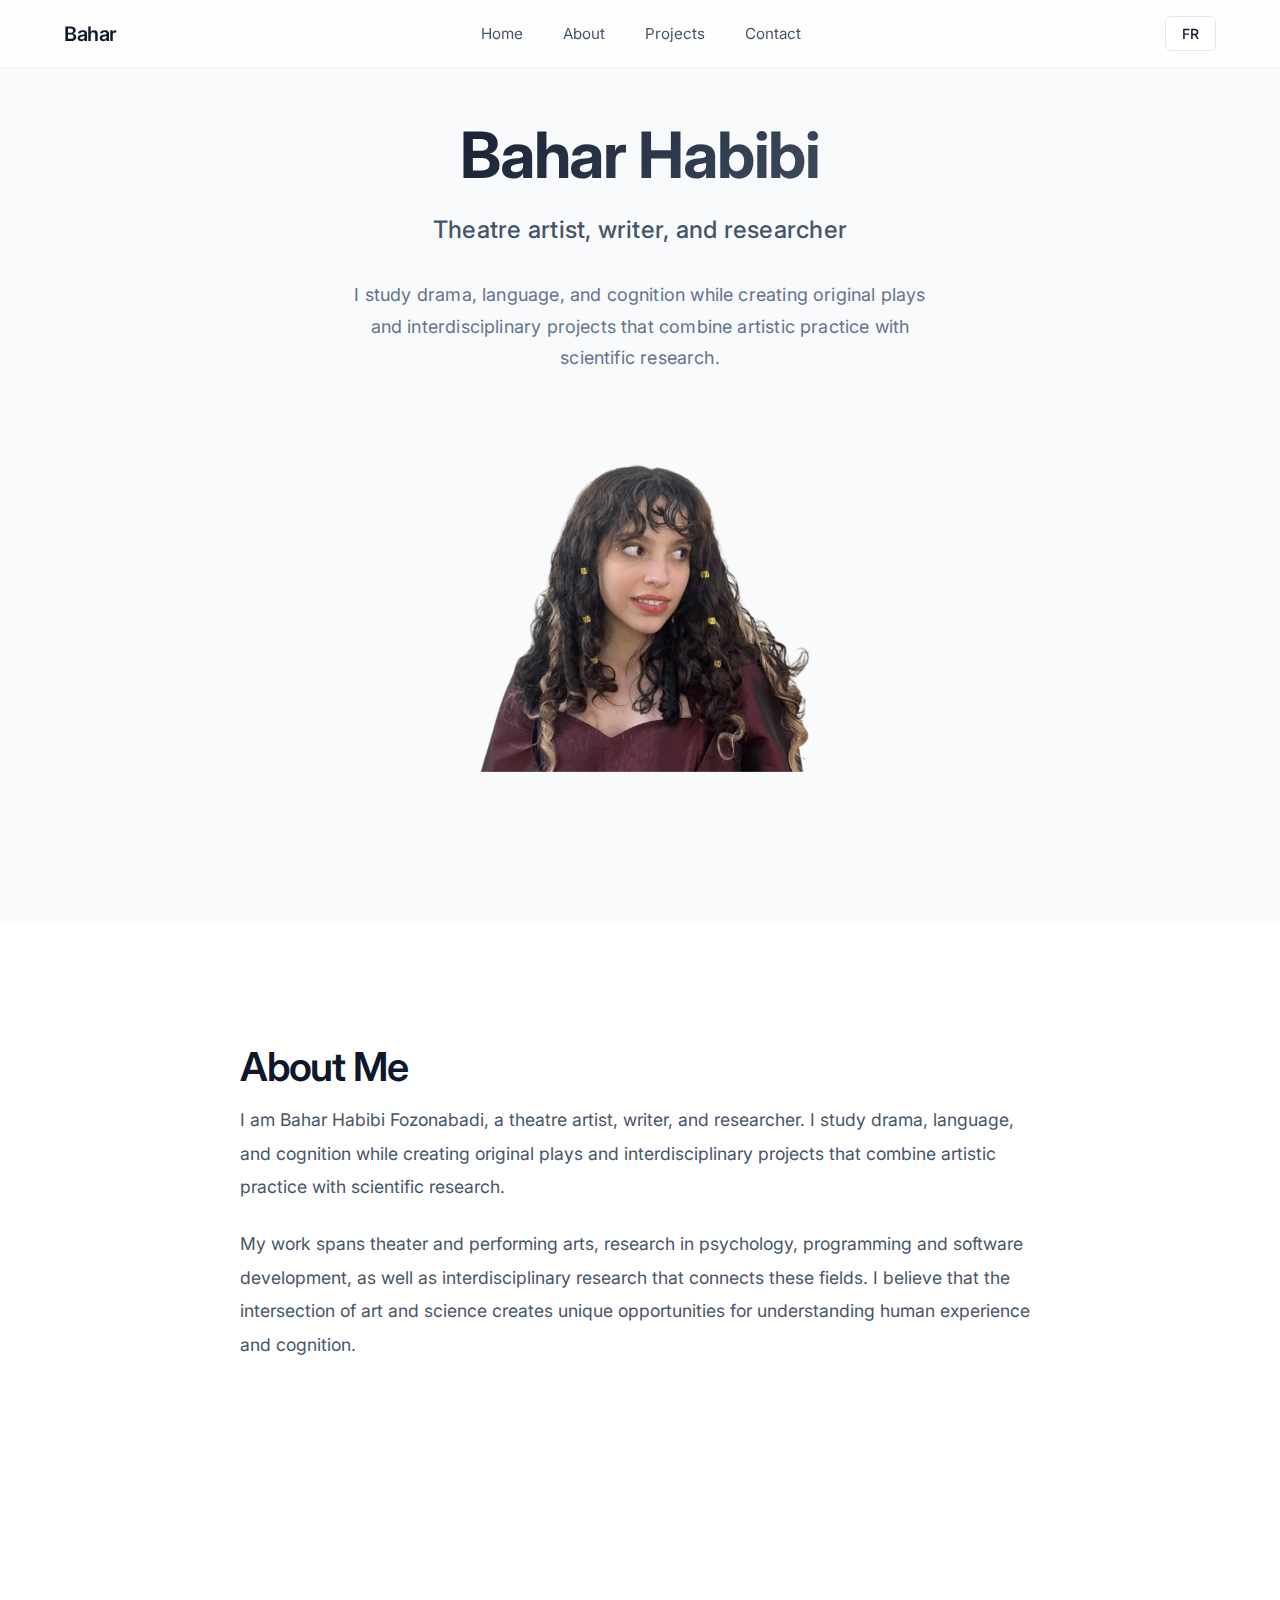
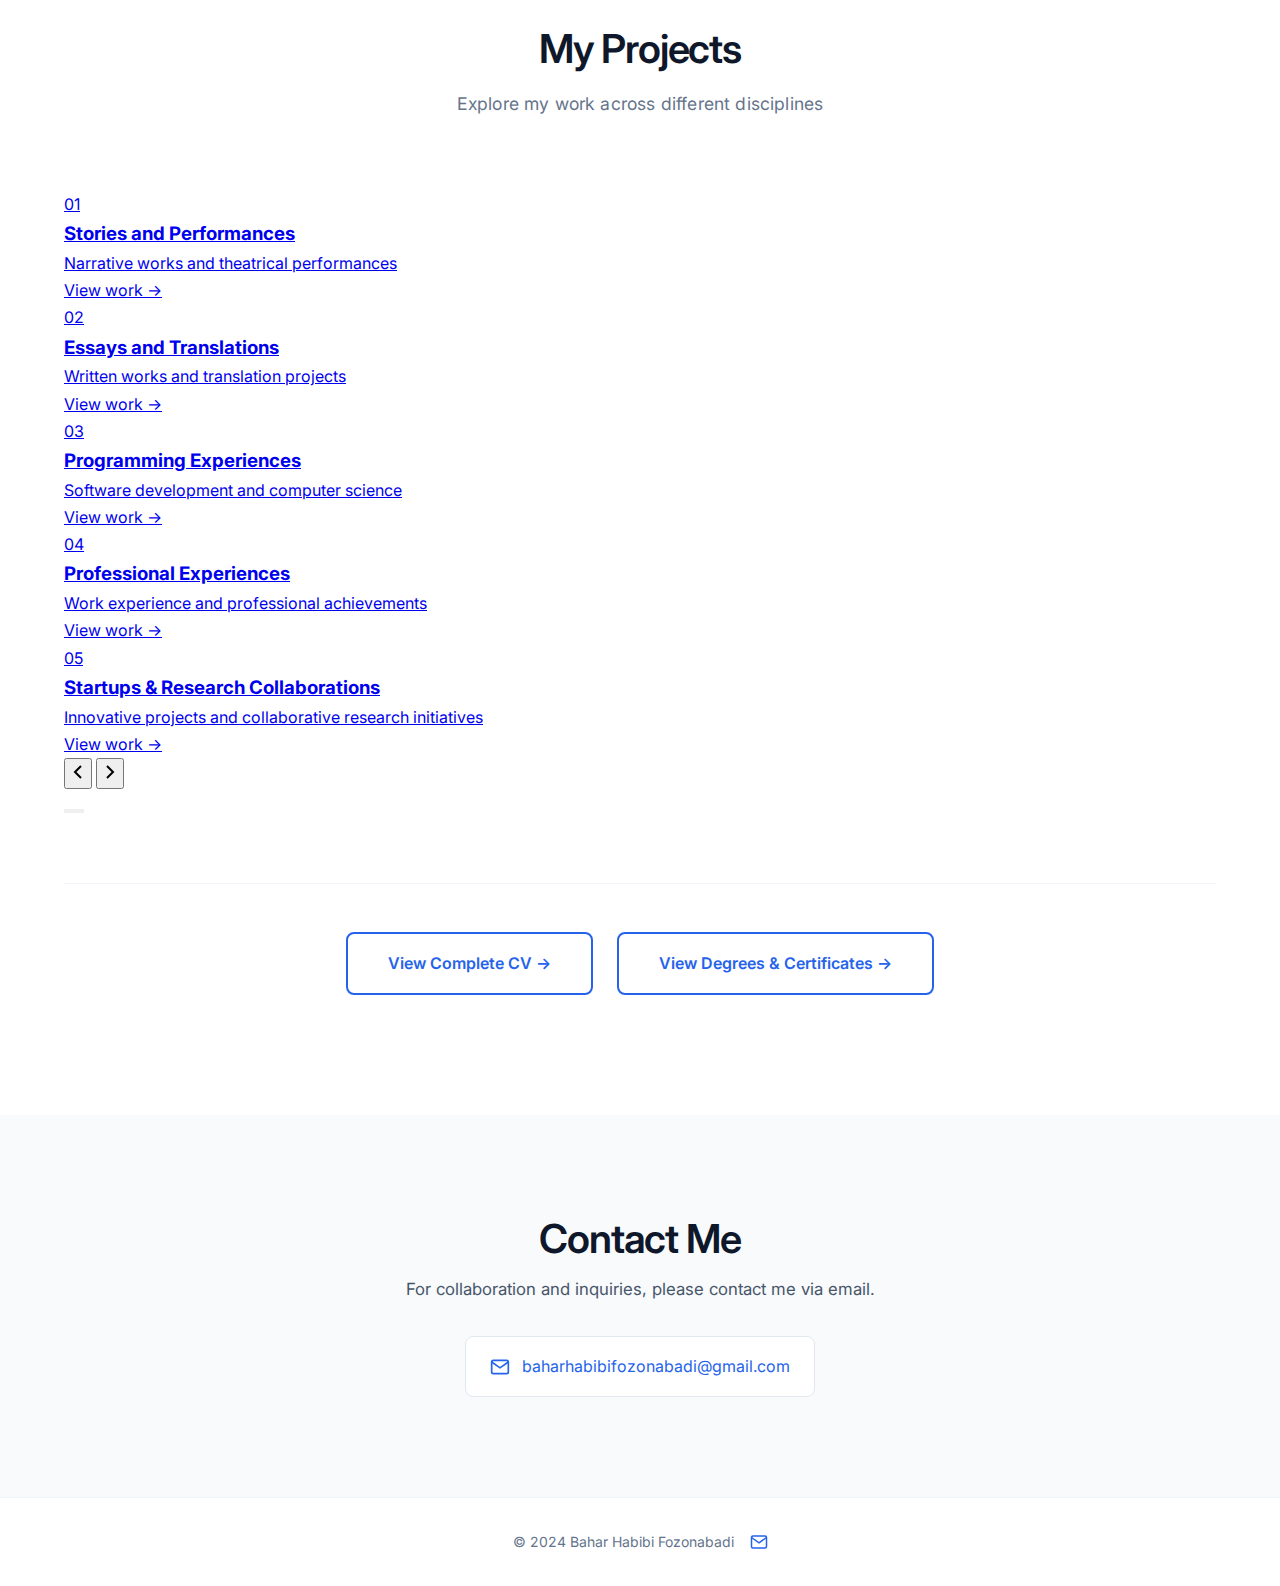
<file: index.html>
<!DOCTYPE html>
<html lang="en" dir="ltr">

<head>
    <meta charset="UTF-8">
    <meta name="viewport" content="width=device-width, initial-scale=1.0">
    <meta name="description"
        content="Bahar Habibi Fozonabadi - Theatre artist, writer, and researcher. I study drama, language, and cognition while creating original plays and interdisciplinary projects that combine artistic practice with scientific research.">
    <title>Bahar Habibi Fozonabadi - Portfolio</title>
    <link rel="stylesheet" href="styles.css">
    <link rel="preconnect" href="https://fonts.googleapis.com">
    <link rel="preconnect" href="https://fonts.gstatic.com" crossorigin>
    <link href="https://fonts.googleapis.com/css2?family=Inter:wght@300;400;500;600;700&display=swap" rel="stylesheet">
    <!-- Favicon and App Icons -->
    <link rel="icon" type="image/svg+xml" href="/favicon.svg">
    <link rel="icon" type="image/png" href="/favicon.png">
    <link rel="apple-touch-icon" sizes="180x180" href="/apple-touch-icon.png">
</head>

<body>
    <!-- Navigation -->
    <nav class="navbar">
        <div class="container">
            <a href="index.html" class="nav-brand">Bahar</a>
            <ul class="nav-menu">
                <li><a href="index.html" class="nav-link" data-translate="navHome">Home</a></li>
                <li><a href="#about" class="nav-link" data-translate="navAbout">About</a></li>
                <li><a href="#projects" class="nav-link" data-translate="navProjects">Projects</a></li>
                <li><a href="#contact" class="nav-link" data-translate="navContact">Contact</a></li>
            </ul>
            <div class="nav-actions">
                <button class="lang-toggle" id="langToggle">FR</button>
                <div class="hamburger">
                    <span></span>
                    <span></span>
                    <span></span>
                </div>
            </div>
        </div>
    </nav>

    <!-- Hero Section -->
    <section class="hero">
        <div class="hero-content">
            <h1 class="hero-title" data-translate="heroTitle" id="heroTitle">Bahar Habibi</h1>
            <p class="hero-subtitle" data-translate="heroSubtitle" id="heroSubtitle">Theatre artist, writer, and
                researcher</p>
            <p class="hero-description" data-translate="heroDescription" id="heroDescription">
                I study drama, language, and cognition while creating original plays and interdisciplinary projects that
                combine artistic practice with scientific research.
            </p>
        </div>
        <div class="hero-image">
            <img src="assets/images/image_herosection.png" alt="Bahar">
        </div>
    </section>

    <!-- About Section -->
    <section id="about" class="about">
        <div class="container">
            <div class="about-wrapper">
                <div class="about-content">
                    <h2 class="section-title" data-translate="aboutTitle">About Me</h2>
                    <div class="about-text">
                        <p data-translate="aboutText1">
                            I am <strong>Bahar Habibi Fozonabadi</strong>, a theatre artist, writer, and researcher. I
                            study drama, language, and cognition while creating original plays and interdisciplinary
                            projects that combine artistic practice with scientific research.
                        </p>
                        <p data-translate="aboutText2">
                            My work spans theater and performing arts, research in psychology, programming and software
                            development, as well as interdisciplinary research that connects these fields. I believe
                            that the intersection of art and science creates unique opportunities for understanding
                            human experience and cognition.
                        </p>
                    </div>
                </div>
            </div>
        </div>
    </section>

    <!-- Projects Section -->
    <section id="projects" class="specialties">
        <div class="container">
            <div class="specialties-header">
                <h2 class="section-title" data-translate="projectsTitle">My Projects</h2>
                <p class="section-subtitle" data-translate="projectsSubtitle">Explore my work across different
                    disciplines</p>
            </div>
            <div class="carousel-container">
                <div class="carousel-wrapper">
                    <div class="carousel-track" id="carouselTrack">
                        <a href="stories.html" class="carousel-slide">
                            <div class="slide-number">01</div>
                            <h3 data-translate="stories">Theatrical Works & Stories</h3>
                            <p data-translate="storiesDesc">Narrative works and theatrical performances</p>
                            <span class="slide-link" data-translate="viewWork">View work →</span>
                        </a>
                        <a href="essays.html" class="carousel-slide">
                            <div class="slide-number">02</div>
                            <h3 data-translate="essays">Essays and Translations</h3>
                            <p data-translate="essaysDesc">Written works and translation projects</p>
                            <span class="slide-link" data-translate="viewWork">View work →</span>
                        </a>
                        <a href="programming.html" class="carousel-slide">
                            <div class="slide-number">03</div>
                            <h3 data-translate="programming">Programming Experiences</h3>
                            <p data-translate="programmingDesc">Software development and computer science</p>
                            <span class="slide-link" data-translate="viewWork">View work →</span>
                        </a>
                        <a href="professional-experiences.html" class="carousel-slide">
                            <div class="slide-number">04</div>
                            <h3 data-translate="professional">Professional Experiences</h3>
                            <p data-translate="professionalDesc">Work experience and professional achievements</p>
                            <span class="slide-link" data-translate="viewWork">View work →</span>
                        </a>
                        <a href="startups.html" class="carousel-slide">
                            <div class="slide-number">05</div>
                            <h3>Startups & Research Collaborations</h3>
                            <p>Innovative projects and collaborative research initiatives</p>
                            <span class="slide-link" data-translate="viewWork">View work →</span>
                        </a>
                    </div>
                </div>
                <div class="carousel-controls">
                    <button class="carousel-btn carousel-prev" id="carouselPrev" aria-label="Previous">
                        <svg width="24" height="24" viewBox="0 0 24 24" fill="none" stroke="currentColor"
                            stroke-width="2">
                            <path d="M15 18l-6-6 6-6" />
                        </svg>
                    </button>
                    <button class="carousel-btn carousel-next" id="carouselNext" aria-label="Next">
                        <svg width="24" height="24" viewBox="0 0 24 24" fill="none" stroke="currentColor"
                            stroke-width="2">
                            <path d="M9 18l6-6-6-6" />
                        </svg>
                    </button>
                </div>
                <div class="carousel-dots" id="carouselDots"></div>
            </div>
            <div class="cv-link-container">
                <a href="cv.html" class="cv-link" data-translate="viewCV">View Complete CV →</a>
                <a href="degrees.html" class="cv-link" data-translate="viewDegrees">View Degrees & Certificates →</a>
            </div>
        </div>
    </section>

    <!-- Contact Section -->
    <section id="contact" class="contact">
        <div class="container">
            <h2 class="section-title" data-translate="contactTitle">Contact Me</h2>
            <div class="contact-content">
                <p data-translate="contactText">For collaboration and inquiries, please contact me via email.</p>
                <div class="contact-info">
                    <div class="contact-item">
                        <span class="contact-icon">
                            <svg width="20" height="20" viewBox="0 0 24 24" fill="none" stroke="currentColor"
                                stroke-width="2">
                                <path d="M4 4h16c1.1 0 2 .9 2 2v12c0 1.1-.9 2-2 2H4c-1.1 0-2-.9-2-2V6c0-1.1.9-2 2-2z" />
                                <polyline points="22,6 12,13 2,6" />
                            </svg>
                        </span>
                        <a href="mailto:baharhabibifozonabadi@gmail.com">baharhabibifozonabadi@gmail.com</a>
                    </div>
                </div>
            </div>
        </div>
    </section>

    <!-- Footer -->
    <footer class="footer">
        <div class="container">
            <div class="footer-content">
                <p data-translate="footerText">© 2025 Bahar Habibi Fozonabadi</p>
                <div class="social-links">
                    <a href="mailto:baharhabibifozonabadi@gmail.com" aria-label="Email" class="social-link">
                        <svg width="18" height="18" viewBox="0 0 24 24" fill="none" stroke="currentColor"
                            stroke-width="2">
                            <path d="M4 4h16c1.1 0 2 .9 2 2v12c0 1.1-.9 2-2 2H4c-1.1 0-2-.9-2-2V6c0-1.1.9-2 2-2z" />
                            <polyline points="22,6 12,13 2,6" />
                        </svg>
                    </a>
                </div>
            </div>
        </div>
    </footer>

    <script src="translations.js"></script>
    <script src="script.js"></script>
</body>

</html>
</file>
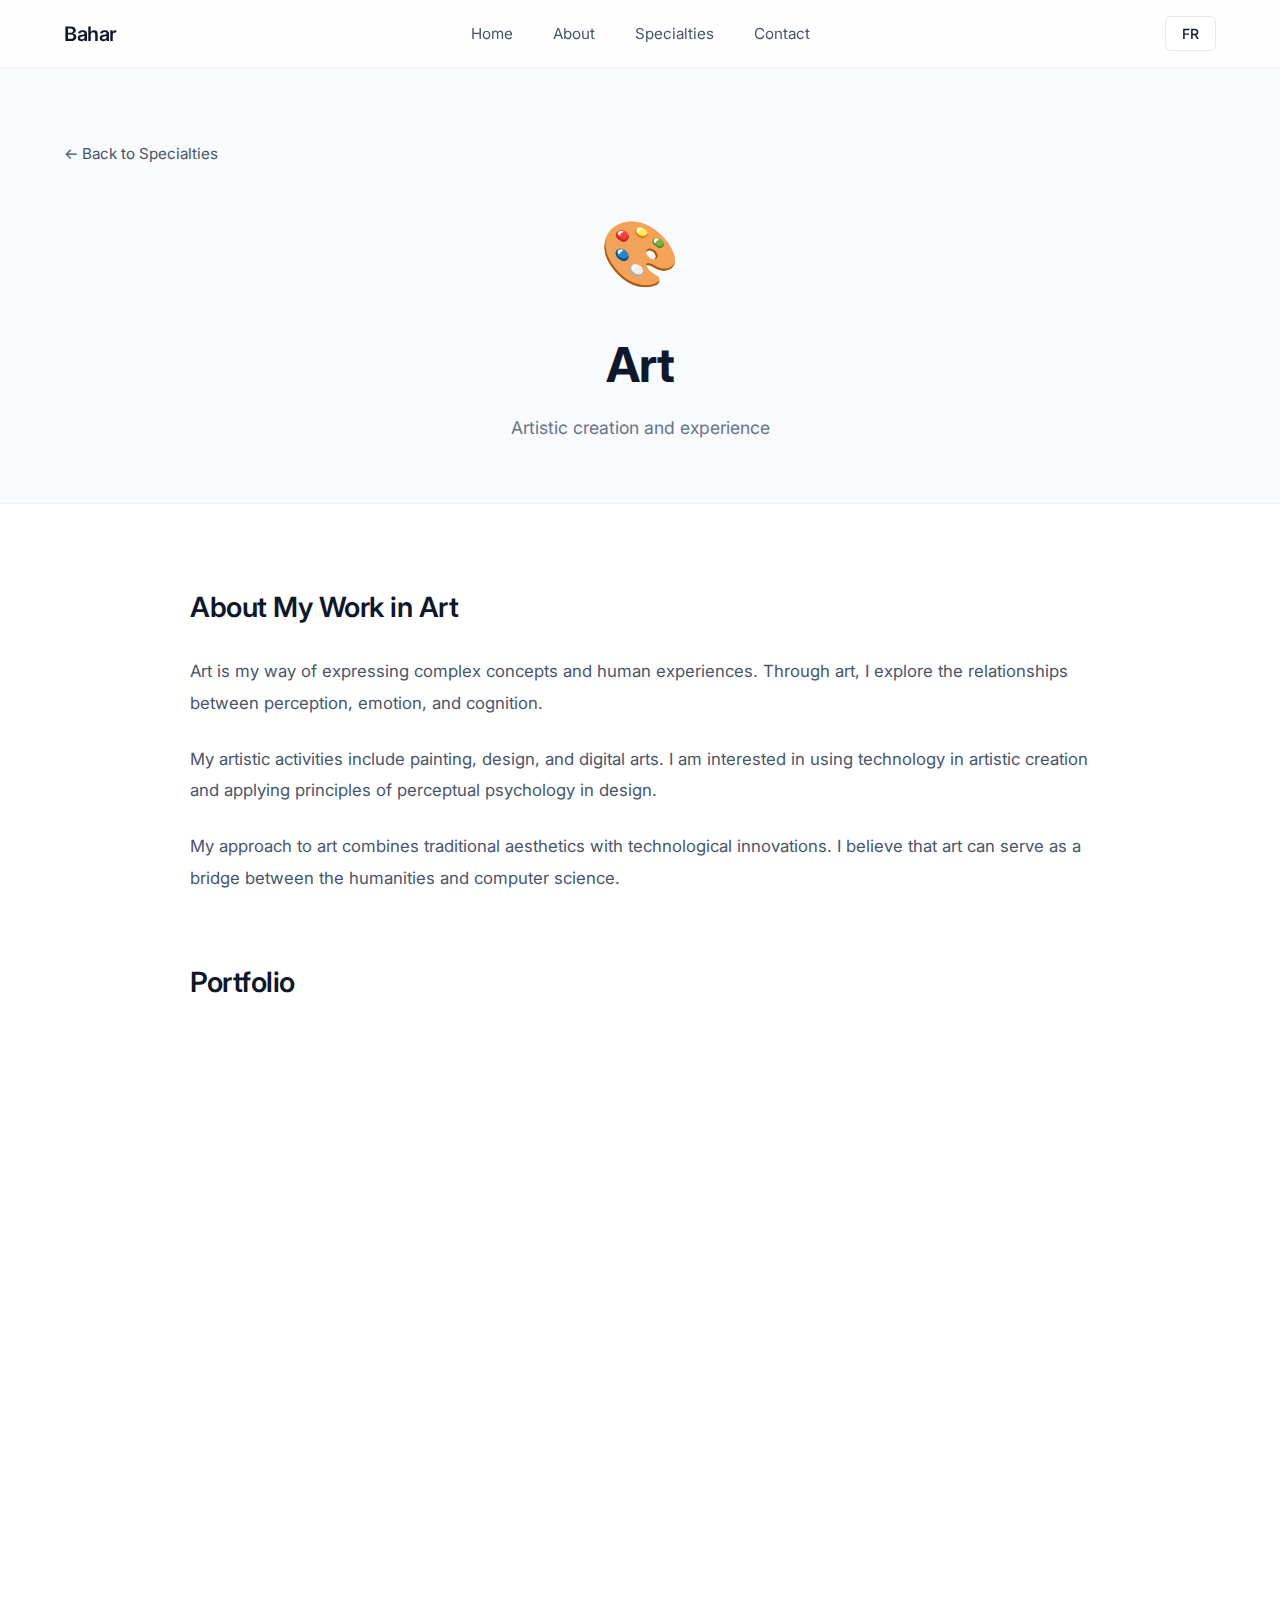
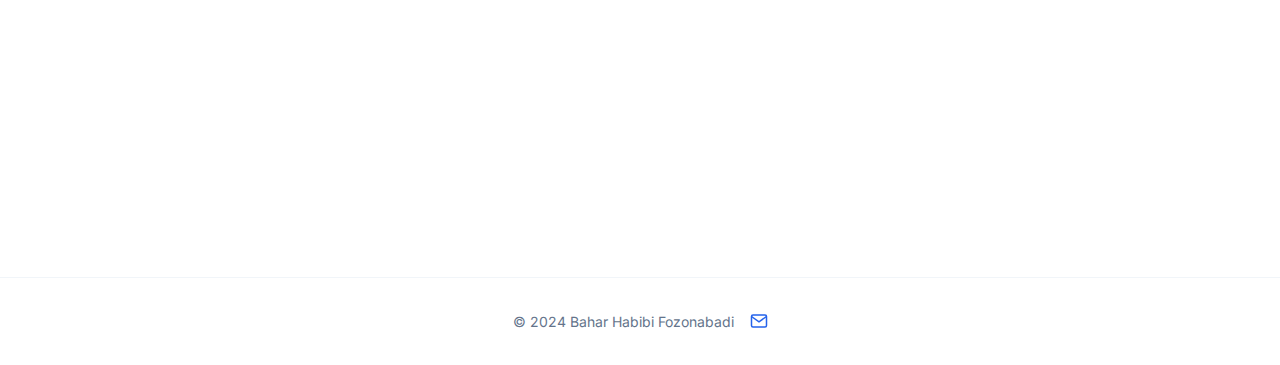
<file: art.html>
<!DOCTYPE html>
<html lang="en" dir="ltr">

<head>
    <meta charset="UTF-8">
    <meta name="viewport" content="width=device-width, initial-scale=1.0">
    <title>Art - Bahar</title>
    <link rel="stylesheet" href="styles.css">
    <link rel="preconnect" href="https://fonts.googleapis.com">
    <link rel="preconnect" href="https://fonts.gstatic.com" crossorigin>
    <link href="https://fonts.googleapis.com/css2?family=Inter:wght@300;400;500;600;700&display=swap" rel="stylesheet">
    <!-- Favicon and App Icons -->
    <link rel="icon" type="image/svg+xml" href="/favicon.svg">
    <link rel="icon" type="image/png" href="/favicon.png">
    <link rel="apple-touch-icon" sizes="180x180" href="/apple-touch-icon.png">
    <!-- Favicon and App Icons -->
    <link rel="icon" type="image/svg+xml" href="/favicon.svg">
    <link rel="icon" type="image/png" href="/favicon.png">
    <link rel="apple-touch-icon" sizes="180x180" href="/apple-touch-icon.png">
</head>

<body>
    <!-- Navigation -->
    <nav class="navbar">
        <div class="container">
            <a href="index.html" class="nav-brand">Bahar</a>
            <ul class="nav-menu">
                <li><a href="index.html" class="nav-link" data-translate="navHome">Home</a></li>
                <li><a href="index.html#about" class="nav-link" data-translate="navAbout">About</a></li>
                <li><a href="index.html#specialties" class="nav-link" data-translate="navSpecialties">Specialties</a>
                </li>
                <li><a href="index.html#contact" class="nav-link" data-translate="navContact">Contact</a></li>
            </ul>
            <div class="nav-actions">
                <button class="lang-toggle" id="langToggle">FR</button>
                <div class="hamburger">
                    <span></span>
                    <span></span>
                    <span></span>
                </div>
            </div>
        </div>
    </nav>

    <!-- Specialty Header -->
    <section class="specialty-header">
        <div class="container">
            <a href="index.html#specialties" class="back-link" data-translate="backToSpecialties">← Back to
                Specialties</a>
            <div class="specialty-header-content">
                <div class="specialty-icon-large">🎨</div>
                <h1 data-translate="artTitle">Art</h1>
                <p class="specialty-subtitle" data-translate="artSubtitle">Artistic creation and experience</p>
            </div>
        </div>
    </section>

    <!-- Specialty Content -->
    <section class="specialty-content">
        <div class="container">
            <div class="content-wrapper">
                <div class="description-section">
                    <h2 data-translate="artAboutTitle">About My Work in Art</h2>
                    <p data-translate="artAbout1">
                        Art is my way of expressing complex concepts and human experiences. Through art, I explore the
                        relationships between perception, emotion, and cognition.
                    </p>
                    <p data-translate="artAbout2">
                        My artistic activities include painting, design, and digital arts. I am interested in using
                        technology in artistic creation and applying principles of perceptual psychology in design.
                    </p>
                    <p data-translate="artAbout3">
                        My approach to art combines traditional aesthetics with technological innovations. I believe
                        that art can serve as a bridge between the humanities and computer science.
                    </p>
                </div>

                <div class="portfolio-section">
                    <h2 data-translate="artPortfolio">Portfolio</h2>
                    <div class="portfolio-list">
                        <div class="portfolio-item-detailed">
                            <div class="portfolio-item-header">
                                <h3 data-translate="artSample1">Art Sample 1</h3>
                                <span class="portfolio-year">2023</span>
                            </div>
                            <p class="portfolio-description" data-translate="portfolioDesc">
                                Complete description of this portfolio item. This project included various aspects and
                                achieved significant results.
                            </p>
                            <button class="btn-download" data-file="art-sample-1.pdf"
                                data-translate="downloadFile">Download File</button>
                        </div>

                        <div class="portfolio-item-detailed">
                            <div class="portfolio-item-header">
                                <h3 data-translate="artSample2">Art Sample 2</h3>
                                <span class="portfolio-year">2022</span>
                            </div>
                            <p class="portfolio-description" data-translate="portfolioDesc">
                                Complete description of this portfolio item. This project included various aspects and
                                achieved significant results.
                            </p>
                            <button class="btn-download" data-file="art-sample-2.pdf"
                                data-translate="downloadFile">Download File</button>
                        </div>

                        <div class="portfolio-item-detailed">
                            <div class="portfolio-item-header">
                                <h3 data-translate="artSample3">Art Sample 3</h3>
                                <span class="portfolio-year">2021</span>
                            </div>
                            <p class="portfolio-description" data-translate="portfolioDesc">
                                Complete description of this portfolio item. This project included various aspects and
                                achieved significant results.
                            </p>
                            <button class="btn-download" data-file="art-sample-3.pdf"
                                data-translate="downloadFile">Download File</button>
                        </div>
                    </div>
                </div>
            </div>
        </div>
    </section>

    <!-- Footer -->
    <footer class="footer">
        <div class="container">
            <div class="footer-content">
                <p data-translate="footerText">© 2025 Bahar</p>
                <div class="social-links">
                    <a href="mailto:baharhabibifozonabadi@gmail.com" aria-label="Email" class="social-link">
                        <svg width="18" height="18" viewBox="0 0 24 24" fill="none" stroke="currentColor" stroke-width="2">
                            <path d="M4 4h16c1.1 0 2 .9 2 2v12c0 1.1-.9 2-2 2H4c-1.1 0-2-.9-2-2V6c0-1.1.9-2 2-2z"/>
                            <polyline points="22,6 12,13 2,6"/>
                        </svg>
                    </a>
                </div>
            </div>
        </div>
    </footer>

    <script src="translations.js"></script>
    <script src="script.js"></script>
</body>

</html>
</file>
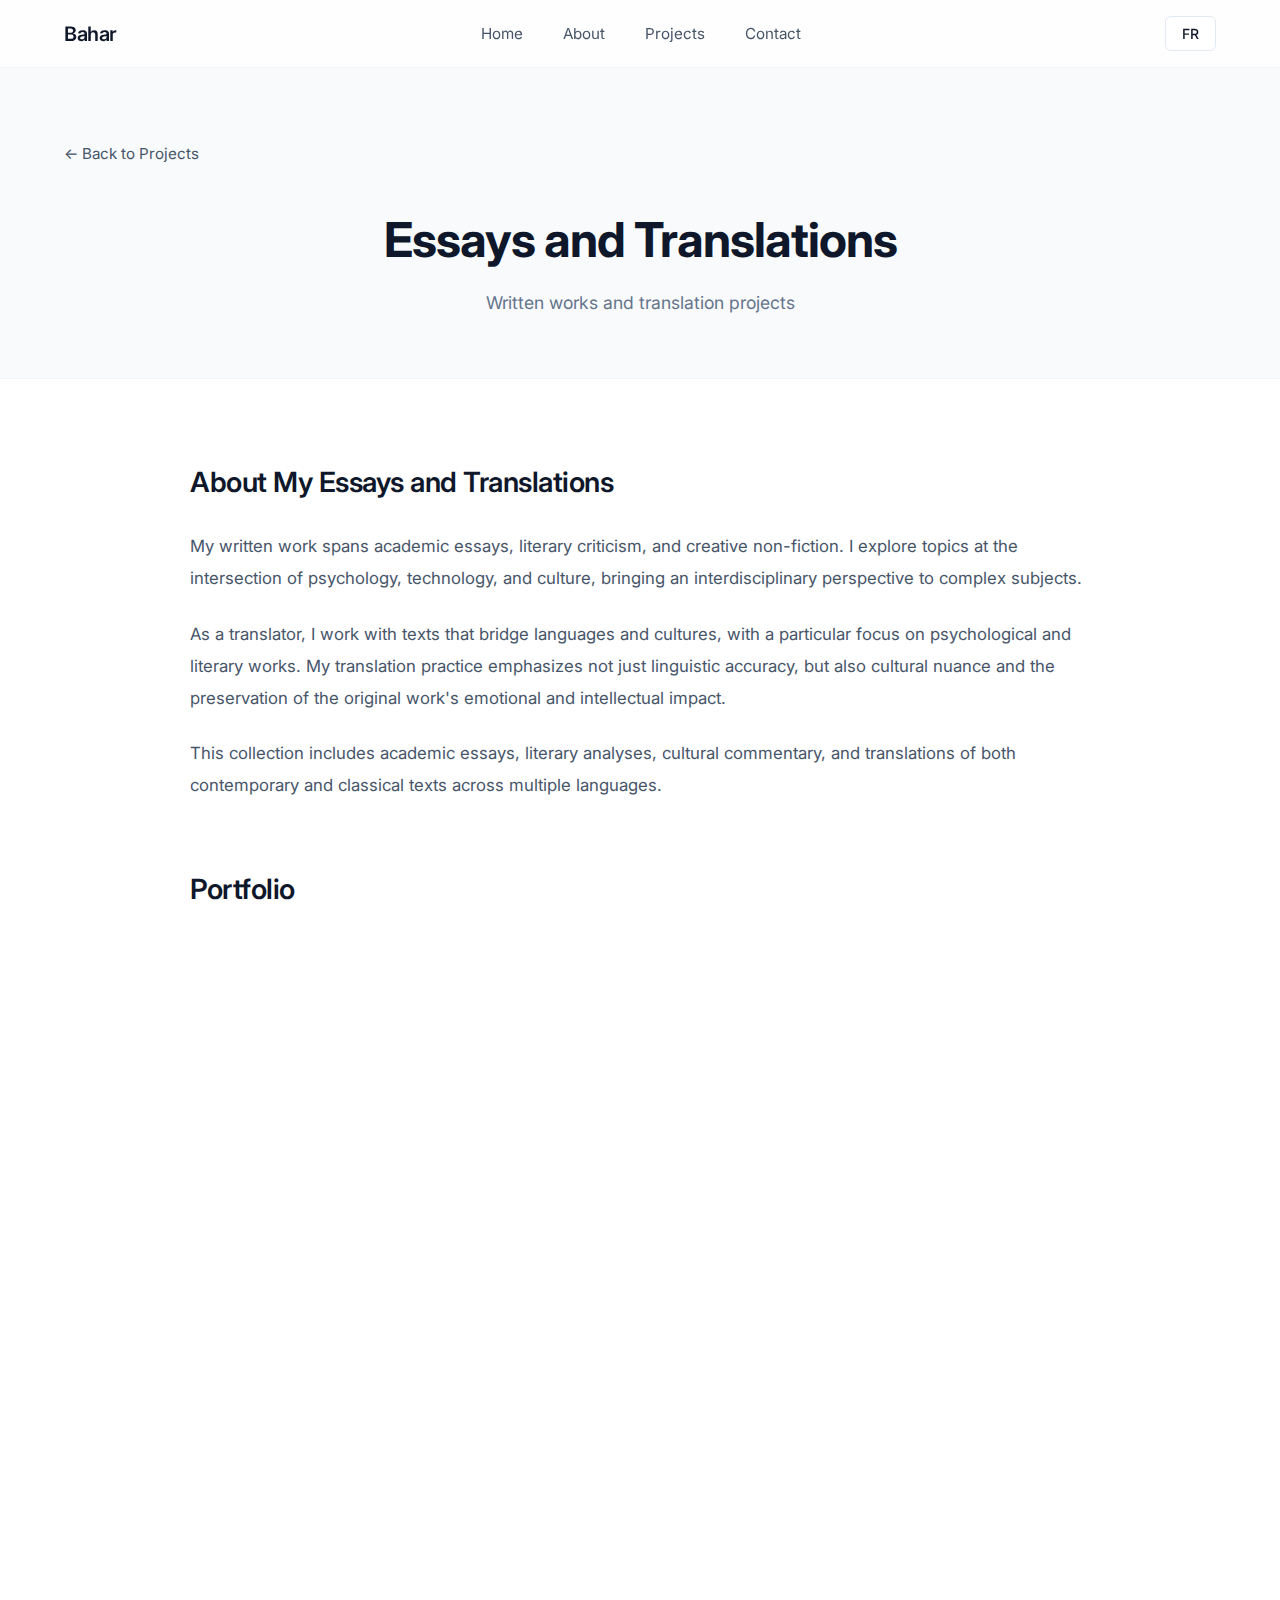
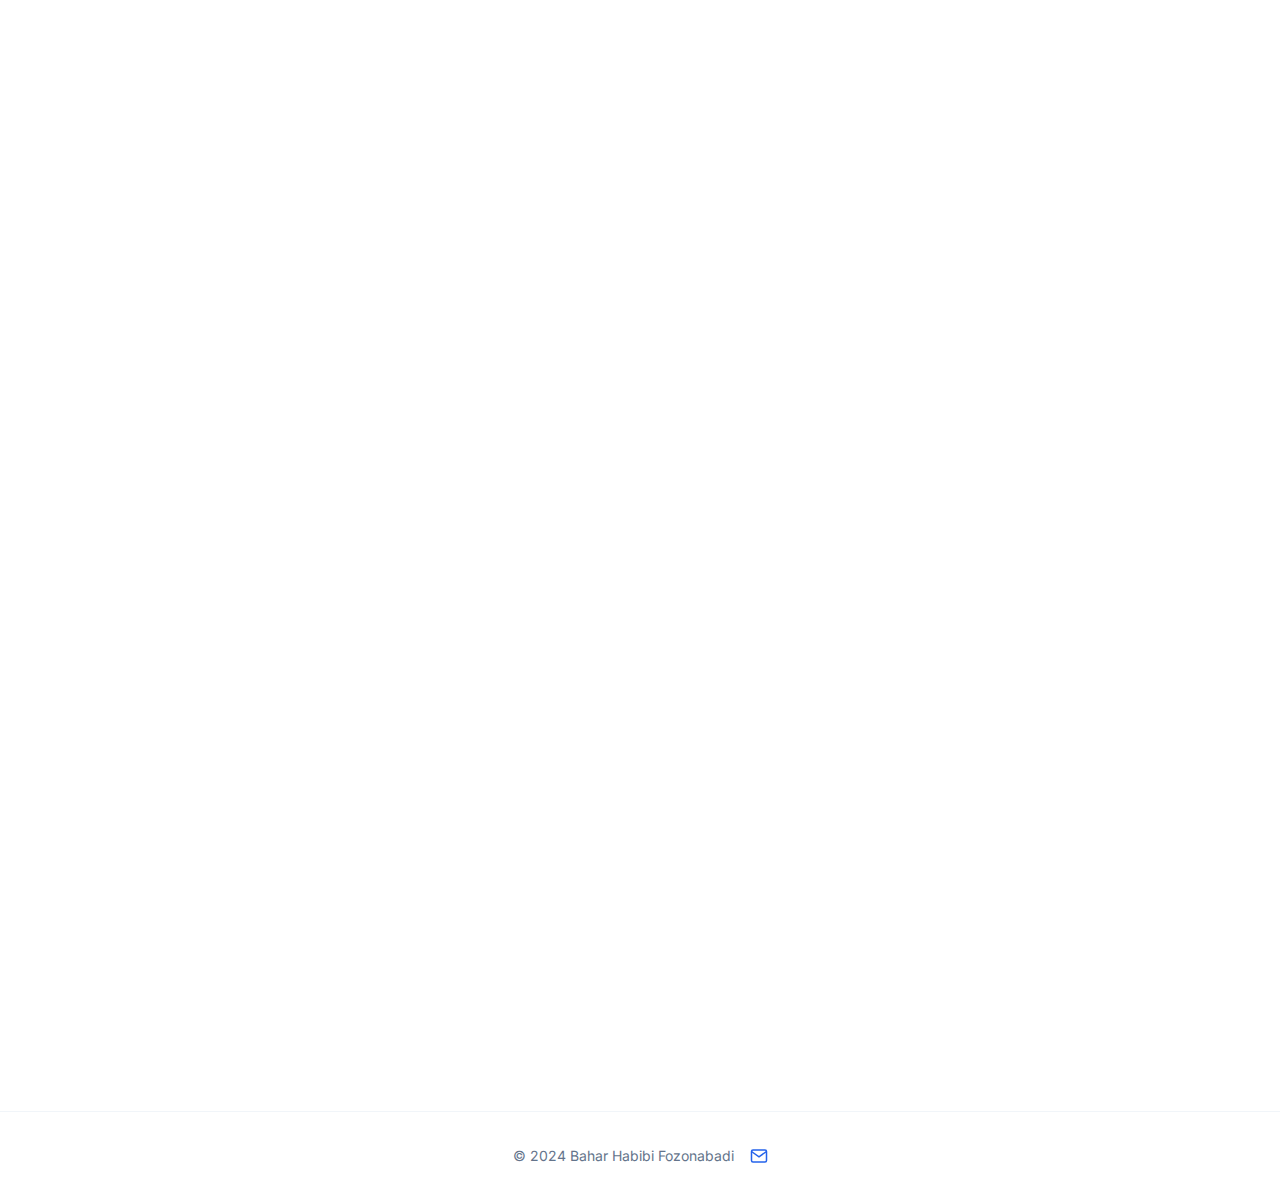
<file: essays.html>
<!DOCTYPE html>
<html lang="en" dir="ltr">

<head>
    <meta charset="UTF-8">
    <meta name="viewport" content="width=device-width, initial-scale=1.0">
    <title>Essays and Translations - Bahar Habibi Fozonabadi</title>
    <link rel="stylesheet" href="styles.css">
    <link rel="preconnect" href="https://fonts.googleapis.com">
    <link rel="preconnect" href="https://fonts.gstatic.com" crossorigin>
    <link href="https://fonts.googleapis.com/css2?family=Inter:wght@300;400;500;600;700&display=swap" rel="stylesheet">
    <!-- Favicon and App Icons -->
    <link rel="icon" type="image/svg+xml" href="/favicon.svg">
    <link rel="icon" type="image/png" href="/favicon.png">
    <link rel="apple-touch-icon" sizes="180x180" href="/apple-touch-icon.png">
</head>

<body>
    <!-- Navigation -->
    <nav class="navbar">
        <div class="container">
            <a href="index.html" class="nav-brand">Bahar</a>
            <ul class="nav-menu">
                <li><a href="index.html" class="nav-link" data-translate="navHome">Home</a></li>
                <li><a href="index.html#about" class="nav-link" data-translate="navAbout">About</a></li>
                <li><a href="index.html#projects" class="nav-link" data-translate="navProjects">Projects</a></li>
                <li><a href="index.html#contact" class="nav-link" data-translate="navContact">Contact</a></li>
            </ul>
            <div class="nav-actions">
                <button class="lang-toggle" id="langToggle">FR</button>
                <div class="hamburger">
                    <span></span>
                    <span></span>
                    <span></span>
                </div>
            </div>
        </div>
    </nav>

    <!-- Specialty Header -->
    <section class="specialty-header">
        <div class="container">
            <a href="index.html#projects" class="back-link" data-translate="backToProjects">← Back to Projects</a>
            <div class="specialty-header-content">
                <h1 data-translate="essaysTitle">Essays and Translations</h1>
                <p class="specialty-subtitle" data-translate="essaysSubtitle">Written works and translation projects</p>
            </div>
        </div>
    </section>

    <!-- Specialty Content -->
    <section class="specialty-content">
        <div class="container">
            <div class="content-wrapper">
                <div class="description-section">
                    <h2 data-translate="essaysAboutTitle">About My Essays and Translations</h2>
                    <p data-translate="essaysAbout1">
                        My written work spans academic essays, literary criticism, and creative non-fiction. I explore
                        topics at the intersection of psychology, technology, and culture, bringing an interdisciplinary
                        perspective to complex subjects.
                    </p>
                    <p data-translate="essaysAbout2">
                        As a translator, I work with texts that bridge languages and cultures, with a particular focus
                        on psychological and literary works. My translation practice emphasizes not just linguistic
                        accuracy, but also cultural nuance and the preservation of the original work's emotional and
                        intellectual impact.
                    </p>
                    <p data-translate="essaysAbout3">
                        This collection includes academic essays, literary analyses, cultural commentary, and
                        translations of both contemporary and classical texts across multiple languages.
                    </p>
                </div>

                <div class="portfolio-section">
                    <h2 data-translate="essaysPortfolio">Portfolio</h2>
                    <div class="portfolio-list">
                        <div class="portfolio-item-detailed">
                            <div class="portfolio-item-header">
                                <h3>Translation of Michel Foucault's "Of Other Spaces"</h3>
                            </div>
                            <p class="portfolio-description">
                                Translation of Michel Foucault's "Of Other Spaces" from French into Persian, with an
                                analytical commentary. Produced as part of my thesis research on Incendies*, addressing
                                the lack of reliable Persian translations of this text.
                            </p>
                            <a href="assets/pdfs/essays/1.pdf" class="btn-download" target="_blank"
                                data-translate="downloadFile">View PDF</a>
                        </div>

                        <div class="portfolio-item-detailed">
                            <div class="portfolio-item-header">
                                <h3>Translation of Selected Plays by Jean Tardieu</h3>
                                <span class="upcoming-badge">UPCOMING PROJECT</span>
                            </div>
                            <p class="portfolio-description">
                                Translation of selected plays by Jean Tardieu, whose linguistic theatre has been a major
                                influence on my work. This project emerged alongside my play Alef Ayn Dām and responds
                                to the limited availability of his works in Persian.
                            </p>
                        </div>

                        <div class="portfolio-item-detailed">
                            <div class="portfolio-item-header">
                                <h3>Analytical Essay on In the Blood by Suzan-Lori Parks</h3>
                            </div>
                            <p class="portfolio-description">
                                Analytical essay on In the Blood by Suzan-Lori Parks. Written as part of a university
                                course, this text examines the play through the lenses of identity, feminism, and
                                language, with particular attention to Parks's linguistic strategies and their
                                relationship to race, power, and social structures.
                            </p>
                            <a href="assets/pdfs/essays/3.pdf" class="btn-download" target="_blank"
                                data-translate="downloadFile">View PDF</a>
                        </div>

                        <div class="portfolio-item-detailed">
                            <div class="portfolio-item-header">
                                <h3>An Interdisciplinary Essay on the Apple as Object, Symbol, and Metaphor</h3>
                            </div>
                            <p class="portfolio-description">
                                An interdisciplinary essay on the apple as object, symbol, and metaphor. This text
                                explores the apple in mythology, painting, performance art, and theatre, using
                                defamiliarization as a lens to question meaning, knowledge, and perception.
                            </p>
                            <a href="assets/pdfs/essays/4.pdf" class="btn-download" target="_blank"
                                data-translate="downloadFile">View PDF</a>
                        </div>

                        <div class="portfolio-item-detailed">
                            <div class="portfolio-item-header">
                                <h3>Exploring Possibilities in Art and the Boundaries of Metaphysics: Can Art Transcend
                                    Being?</h3>
                            </div>
                            <p class="portfolio-description">
                                A comparative study of Aristotle and Heidegger on art and metaphysics, examining how
                                artistic possibilities relate to being and whether art can transcend traditional
                                metaphysical limits.
                            </p>
                            <a href="assets/pdfs/essays/5.pdf" class="btn-download" target="_blank"
                                data-translate="downloadFile">View PDF</a>
                        </div>

                        <div class="portfolio-item-detailed">
                            <div class="portfolio-item-header">
                                <h3>Modern Philosophical Analyses of Classical European Drama: Shakespeare through
                                    Benjamin, Kristeva, and Lacan</h3>
                            </div>
                            <p class="portfolio-description">
                                Exploration of Shakespearean drama using modern philosophical frameworks, focusing on
                                absence, succession, and monologue as tools to understand history, power, and
                                subjectivity through the perspectives of Benjamin, Kristeva, and Lacan.
                            </p>
                            <a href="assets/pdfs/essays/6.pdf" class="btn-download" target="_blank"
                                data-translate="downloadFile">View PDF</a>
                        </div>

                        <div class="portfolio-item-detailed">
                            <div class="portfolio-item-header">
                                <h3>Analytical Study of Women in Iranian Plays by the First Playwright Based on
                                    Dialogues</h3>
                            </div>
                            <p class="portfolio-description">
                                Analysis of female characters in Akhundzadeh's plays focusing on dialogues, personality
                                types, and social roles, highlighting his progressive view on women's rights and
                                freedoms in 19th-century Iran.
                            </p>
                            <a href="assets/pdfs/essays/7.pdf" class="btn-download" target="_blank"
                                data-translate="downloadFile">View PDF</a>
                        </div>

                        <div class="portfolio-item-detailed">
                            <div class="portfolio-item-header">
                                <h3>Ideal: A Bunraku Reinterpretation of Mirzadeh Eshghi's Verse Drama</h3>
                            </div>
                            <p class="portfolio-description">
                                This project combines classical Persian verse drama with Japanese Bunraku puppetry,
                                reimagining <em>Ideal</em> to explore the Constitutional Revolution and the clash of
                                tradition and modernity. Puppets, stage design, and music create a multisensory,
                                interdisciplinary experience, while the narrator bridges the audience and story,
                                enhancing the poetic text's impact.
                            </p>
                            <a href="assets/pdfs/essays/8.pdf" class="btn-download" target="_blank"
                                data-translate="downloadFile">View PDF</a>
                        </div>

                        <div class="portfolio-item-detailed">
                            <div class="portfolio-item-header">
                                <h3>Contemporary Iranian Playwrights: Saedi, Nalbandian, Yaghubi, and Rezaeirad</h3>
                            </div>
                            <p class="portfolio-description">
                                This study highlights the diverse approaches of modern Iranian playwrights. Saedi
                                combines leftist political critique with socially aware narratives; Nalbandian explores
                                metaphysical and fragmented storytelling; Yaghubi presents human relationships and
                                universal social issues through straightforward, episodic tales; Rezaeirad blends
                                research-driven form with symbolic and historical motifs. Together, their works showcase
                                interdisciplinary intersections of literature, society, and performative art.
                            </p>
                            <a href="assets/pdfs/essays/9.pdf" class="btn-download" target="_blank"
                                data-translate="downloadFile">View PDF</a>
                        </div>

                        <div class="portfolio-item-detailed">
                            <div class="portfolio-item-header">
                                <h3>Nirsadat and Atri Sadat: Two Sisters, One Legend</h3>
                            </div>
                            <p class="portfolio-description">
                                Based on research with middle-aged Iranian women, this project examines diverse
                                perceptions of common Persian folktales. Presented as a narrative with two contrasting
                                symbolic characters, it retells Iranian legends while highlighting the multiplicity of
                                interpretation and cultural memory.
                            </p>
                            <a href="assets/pdfs/essays/10.pdf" class="btn-download" target="_blank"
                                data-translate="downloadFile">View PDF</a>
                        </div>

                        <div class="portfolio-item-detailed">
                            <div class="portfolio-item-header">
                                <h3>Recherche cognitive : « Failure of Self-Awareness »</h3>
                                <span class="upcoming-badge">UPCOMING PROJECT</span>
                            </div>
                            <p class="portfolio-description">
                                Projet théorique et note de recherche portant sur les situations où l'activité
                                corporelle persiste indépendamment de la conscience réflexive.
                            </p>
                        </div>
                    </div>
                </div>
            </div>
        </div>
    </section>

    <!-- Footer -->
    <footer class="footer">
        <div class="container">
            <div class="footer-content">
                <p data-translate="footerText">© 2025 Bahar</p>
                <div class="social-links">
                    <a href="mailto:baharhabibifozonabadi@gmail.com" aria-label="Email" class="social-link">
                        <svg width="18" height="18" viewBox="0 0 24 24" fill="none" stroke="currentColor" stroke-width="2">
                            <path d="M4 4h16c1.1 0 2 .9 2 2v12c0 1.1-.9 2-2 2H4c-1.1 0-2-.9-2-2V6c0-1.1.9-2 2-2z" />
                            <polyline points="22,6 12,13 2,6" />
                        </svg>
                    </a>
                </div>
            </div>
        </div>
    </footer>

    <script src="translations.js"></script>
    <script src="script.js"></script>
</body>

</html>
</file>
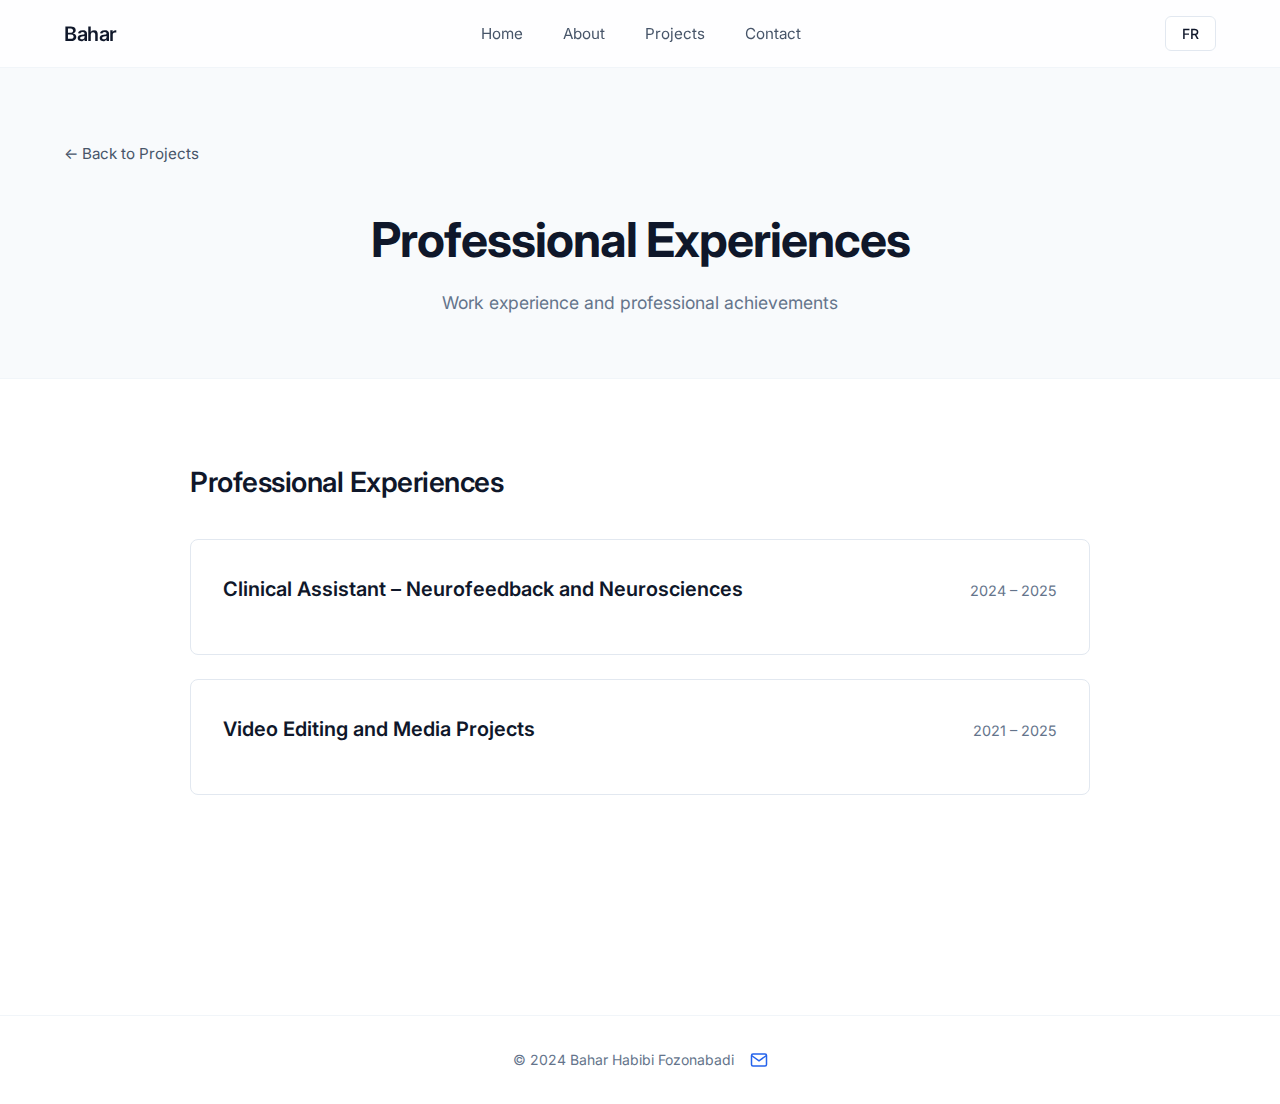
<file: professional-experiences.html>
<!DOCTYPE html>
<html lang="en" dir="ltr">
<head>
    <meta charset="UTF-8">
    <meta name="viewport" content="width=device-width, initial-scale=1.0">
    <title>Professional Experiences - Bahar Habibi Fozonabadi</title>
    <link rel="stylesheet" href="styles.css">
    <link rel="preconnect" href="https://fonts.googleapis.com">
    <link rel="preconnect" href="https://fonts.gstatic.com" crossorigin>
    <link href="https://fonts.googleapis.com/css2?family=Inter:wght@300;400;500;600;700&display=swap" rel="stylesheet">
    <!-- Favicon and App Icons -->
    <link rel="icon" type="image/svg+xml" href="/favicon.svg">
    <link rel="icon" type="image/png" href="/favicon.png">
    <link rel="apple-touch-icon" sizes="180x180" href="/apple-touch-icon.png">
    <!-- Favicon and App Icons -->
    <link rel="icon" type="image/svg+xml" href="/favicon.svg">
    <link rel="icon" type="image/png" href="/favicon.png">
    <link rel="apple-touch-icon" sizes="180x180" href="/apple-touch-icon.png">
</head>
<body>
    <!-- Navigation -->
    <nav class="navbar">
        <div class="container">
            <a href="index.html" class="nav-brand">Bahar</a>
            <ul class="nav-menu">
                <li><a href="index.html" class="nav-link" data-translate="navHome">Home</a></li>
                <li><a href="index.html#about" class="nav-link" data-translate="navAbout">About</a></li>
                <li><a href="index.html#projects" class="nav-link" data-translate="navProjects">Projects</a></li>
                <li><a href="index.html#contact" class="nav-link" data-translate="navContact">Contact</a></li>
            </ul>
            <div class="nav-actions">
                <button class="lang-toggle" id="langToggle">FR</button>
                <div class="hamburger">
                    <span></span>
                    <span></span>
                    <span></span>
                </div>
            </div>
        </div>
    </nav>

    <!-- Specialty Header -->
    <section class="specialty-header">
        <div class="container">
            <a href="index.html#projects" class="back-link" data-translate="backToProjects">← Back to Projects</a>
            <div class="specialty-header-content">
                <h1 data-translate="professionalTitle">Professional Experiences</h1>
                <p class="specialty-subtitle" data-translate="professionalSubtitle">Work experience and professional achievements</p>
            </div>
        </div>
    </section>

    <!-- Specialty Content -->
    <section class="specialty-content">
        <div class="container">
            <div class="content-wrapper">
                <div class="portfolio-section">
                    <h2 data-translate="professionalPortfolio">Professional Experiences</h2>
                    <div class="portfolio-list">
                        <div class="portfolio-item-detailed">
                            <div class="portfolio-item-header">
                                <h3>Clinical Assistant – Neurofeedback and Neurosciences</h3>
                                <span class="portfolio-year">2024 – 2025</span>
                            </div>
                        </div>

                        <div class="portfolio-item-detailed">
                            <div class="portfolio-item-header">
                                <h3>Video Editing and Media Projects</h3>
                                <span class="portfolio-year">2021 – 2025</span>
                            </div>
                        </div>

                        <div class="portfolio-item-detailed">
                            <div class="portfolio-item-header">
                                <h3>Private Tutoring: English, Mathematics, Physics (Secondary Level)</h3>
                                <span class="portfolio-year">2018 – 2021</span>
                            </div>
                        </div>
                    </div>
                </div>
            </div>
        </div>
    </section>

    <!-- Footer -->
    <footer class="footer">
        <div class="container">
            <div class="footer-content">
                <p data-translate="footerText">© 2025 Bahar</p>
                <div class="social-links">
                    <a href="mailto:baharhabibifozonabadi@gmail.com" aria-label="Email" class="social-link">
                        <svg width="18" height="18" viewBox="0 0 24 24" fill="none" stroke="currentColor" stroke-width="2">
                            <path d="M4 4h16c1.1 0 2 .9 2 2v12c0 1.1-.9 2-2 2H4c-1.1 0-2-.9-2-2V6c0-1.1.9-2 2-2z"/>
                            <polyline points="22,6 12,13 2,6"/>
                        </svg>
                    </a>
                </div>
            </div>
        </div>
    </footer>

    <script src="translations.js"></script>
    <script src="script.js"></script>
</body>
</html>
</file>
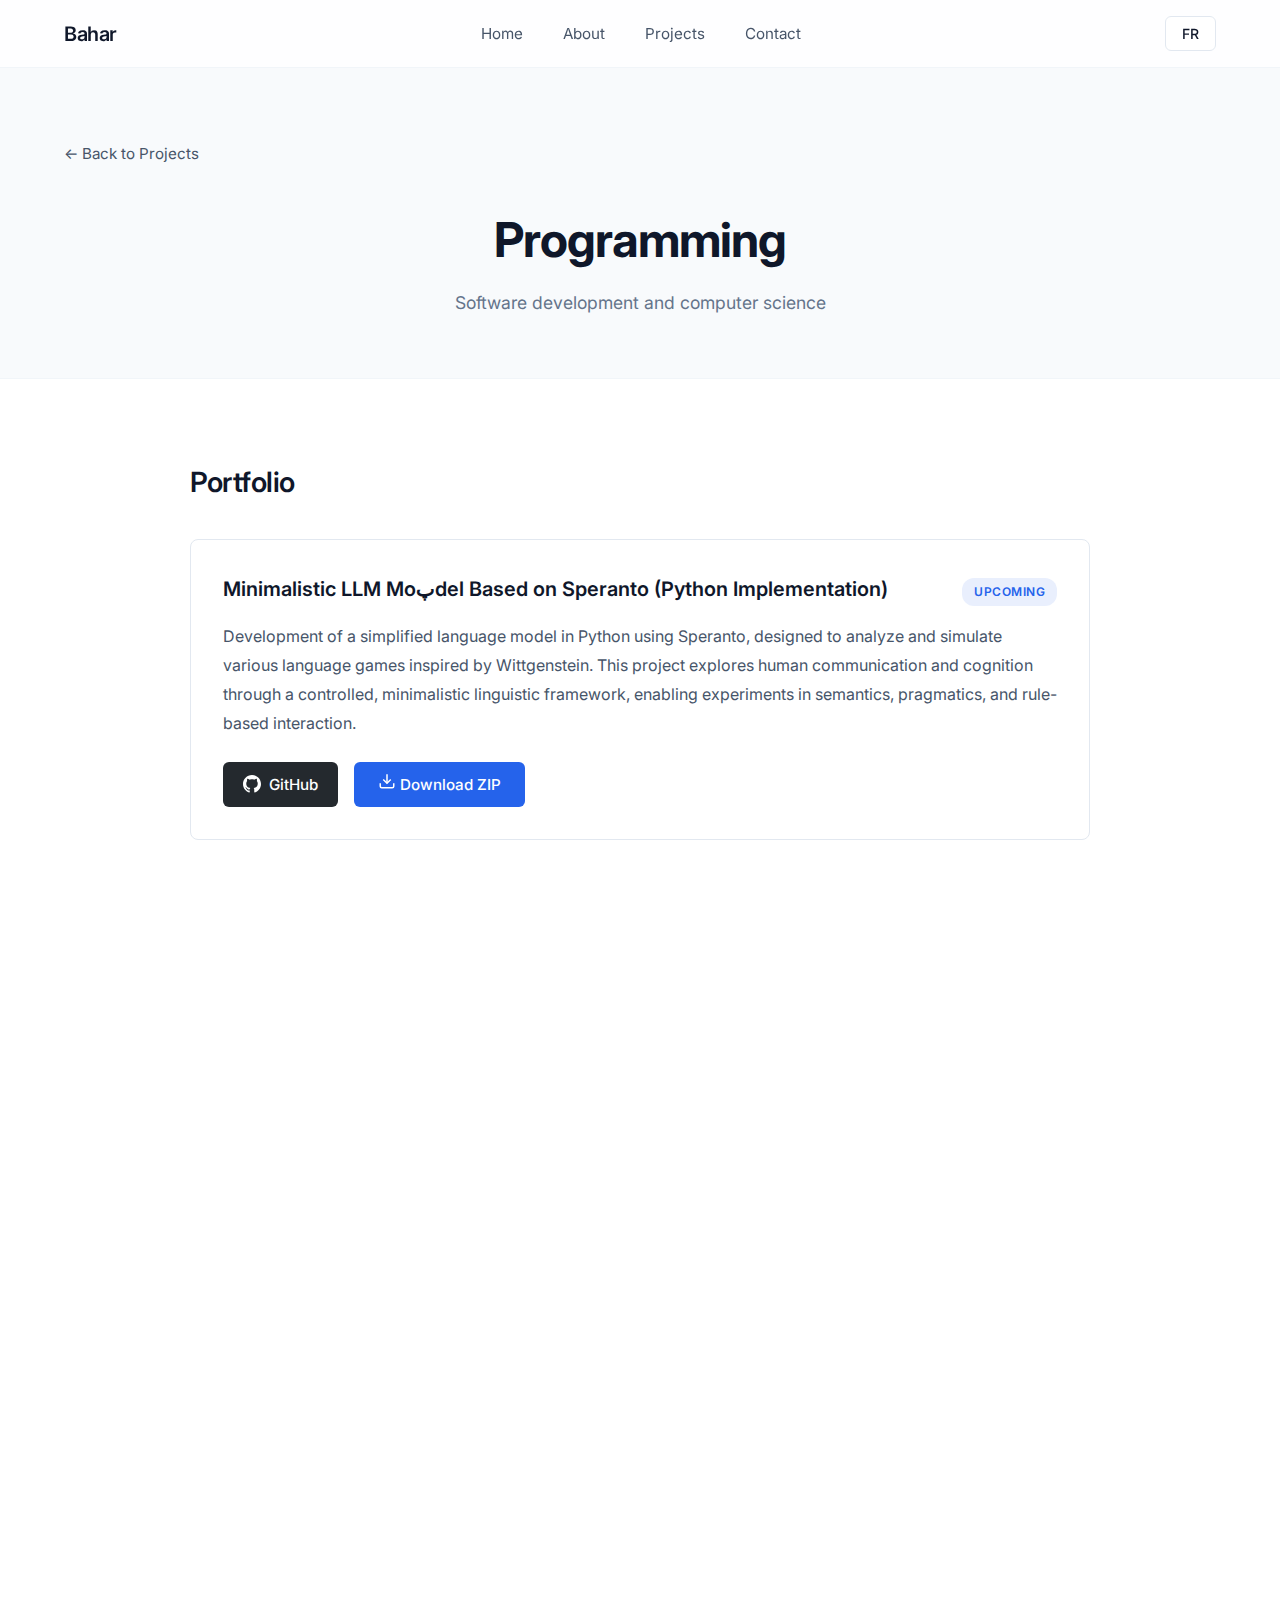
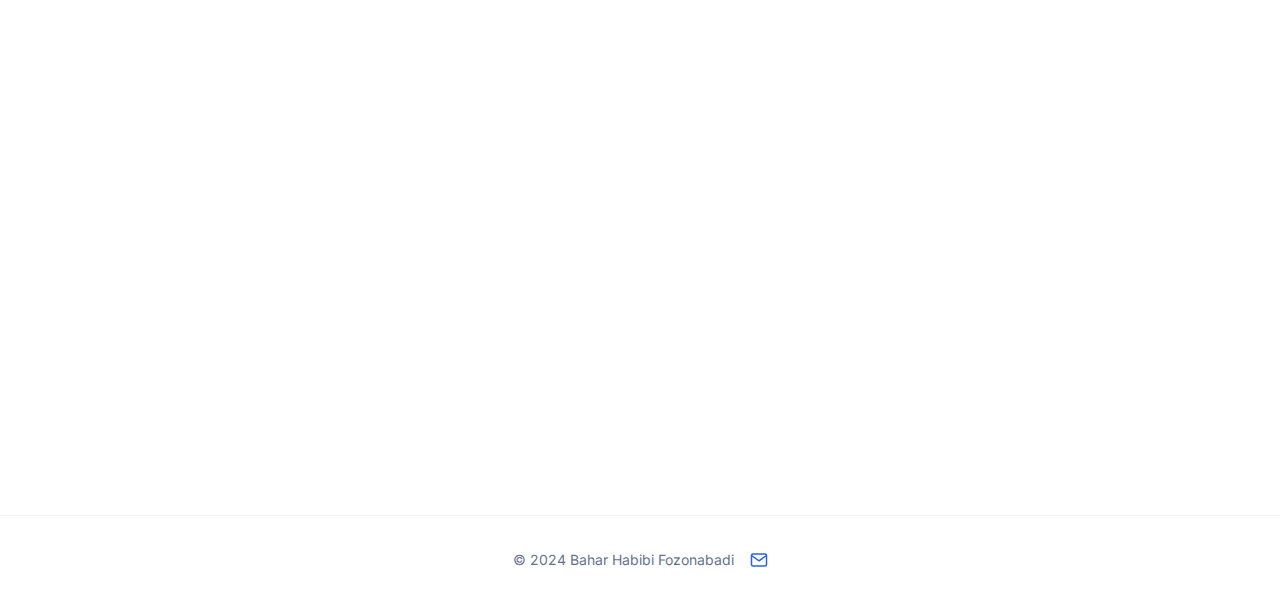
<file: programming.html>
<!DOCTYPE html>
<html lang="en" dir="ltr">

<head>
    <meta charset="UTF-8">
    <meta name="viewport" content="width=device-width, initial-scale=1.0">
    <title>Programming & Computer Science - Bahar Habibi Fozonabadi</title>
    <link rel="stylesheet" href="styles.css">
    <link rel="preconnect" href="https://fonts.googleapis.com">
    <link rel="preconnect" href="https://fonts.gstatic.com" crossorigin>
    <link href="https://fonts.googleapis.com/css2?family=Inter:wght@300;400;500;600;700&display=swap" rel="stylesheet">
    <!-- Favicon and App Icons -->
    <link rel="icon" type="image/svg+xml" href="/favicon.svg">
    <link rel="icon" type="image/png" href="/favicon.png">
    <link rel="apple-touch-icon" sizes="180x180" href="/apple-touch-icon.png">
</head>

<body>
    <!-- Navigation -->
    <nav class="navbar">
        <div class="container">
            <a href="index.html" class="nav-brand">Bahar</a>
            <ul class="nav-menu">
                <li><a href="index.html" class="nav-link" data-translate="navHome">Home</a></li>
                <li><a href="index.html#about" class="nav-link" data-translate="navAbout">About</a></li>
                <li><a href="index.html#projects" class="nav-link" data-translate="navProjects">Projects</a></li>
                <li><a href="index.html#contact" class="nav-link" data-translate="navContact">Contact</a></li>
            </ul>
            <div class="nav-actions">
                <button class="lang-toggle" id="langToggle">FR</button>
                <div class="hamburger">
                    <span></span>
                    <span></span>
                    <span></span>
                </div>
            </div>
        </div>
    </nav>

    <!-- Specialty Header -->
    <section class="specialty-header">
        <div class="container">
            <a href="index.html#projects" class="back-link" data-translate="backToProjects">← Back to Projects</a>
            <div class="specialty-header-content">
                <h1 data-translate="programmingTitle">Programming Experiences</h1>
                <p class="specialty-subtitle" data-translate="programmingSubtitle">Software development and computer
                    science</p>
            </div>
        </div>
    </section>

    <!-- Specialty Content -->
    <section class="specialty-content">
        <div class="container">
            <div class="content-wrapper">
                <div class="portfolio-section">
                    <h2>Portfolio</h2>
                    <div class="portfolio-list">
                        <div class="portfolio-item-detailed">
                            <div class="portfolio-item-header">
                                <h3>Minimalistic LLM Moپdel Based on Speranto (Python Implementation)</h3>
                                <span class="upcoming-badge">UPCOMING</span>
                            </div>
                            <p class="portfolio-description">
                                Development of a simplified language model in Python using Speranto, designed to analyze
                                and simulate various language games inspired by Wittgenstein. This project explores
                                human communication and cognition through a controlled, minimalistic linguistic
                                framework, enabling experiments in semantics, pragmatics, and rule-based interaction.
                            </p>
                            <div class="portfolio-links">
                                <a href="#" class="btn-github" target="_blank" aria-label="GitHub Repository">
                                    <svg width="18" height="18" viewBox="0 0 24 24" fill="currentColor">
                                        <path
                                            d="M12 0c-6.626 0-12 5.373-12 12 0 5.302 3.438 9.8 8.207 11.387.599.111.793-.261.793-.577v-2.234c-3.338.726-4.033-1.416-4.033-1.416-.546-1.387-1.333-1.756-1.333-1.756-1.089-.745.083-.729.083-.729 1.205.084 1.839 1.237 1.839 1.237 1.07 1.834 2.807 1.304 3.492.997.107-.775.418-1.305.762-1.604-2.665-.305-5.467-1.334-5.467-5.931 0-1.311.469-2.381 1.236-3.221-.124-.303-.535-1.524.117-3.176 0 0 1.008-.322 3.301 1.23.957-.266 1.983-.399 3.003-.404 1.02.005 2.047.138 3.006.404 2.291-1.552 3.297-1.23 3.297-1.23.653 1.653.242 2.874.118 3.176.77.84 1.235 1.911 1.235 3.221 0 4.609-2.807 5.624-5.479 5.921.43.372.823 1.102.823 2.222v3.293c0 .319.192.694.801.576 4.765-1.589 8.199-6.086 8.199-11.386 0-6.627-5.373-12-12-12z" />
                                    </svg>
                                    <span>GitHub</span>
                                </a>
                                <a href="#" class="btn-download" download aria-label="Download ZIP file">
                                    <svg width="18" height="18" viewBox="0 0 24 24" fill="none" stroke="currentColor"
                                        stroke-width="2">
                                        <path d="M21 15v4a2 2 0 0 1-2 2H5a2 2 0 0 1-2-2v-4" />
                                        <polyline points="7 10 12 15 17 10" />
                                        <line x1="12" y1="15" x2="12" y2="3" />
                                    </svg>
                                    <span>Download ZIP</span>
                                </a>
                            </div>
                        </div>

                        <div class="portfolio-item-detailed">
                            <div class="portfolio-item-header">
                                <h3>Complete MMPI Testing System (<a
                                        href="https://github.com/baharhabibifozonabadi/mmpi_test" target="_blank"
                                        style="color: inherit; text-decoration: underline;">GitHub</a>)</h3>
                            </div>
                            <p class="portfolio-description">
                                A full-stack web application for administering, processing, and analyzing MMPI
                                (Minnesota Multiphasic Personality Inventory) psychological tests. The system features a
                                Python Flask backend for test administration, automated scoring, and result
                                interpretation, combined with a JavaScript frontend for an interactive user experience.
                                The application enables efficient and accurate assessment of personality and
                                psychological traits, generating structured digital reports for both clinicians and
                                researchers.
                            </p>
                            <div class="portfolio-tech-stack">
                                <span class="tech-badge">Python</span>
                                <span class="tech-badge">Flask</span>
                                <span class="tech-badge">JavaScript</span>
                                <span class="tech-badge">Frontend</span>
                                <span class="tech-badge">Backend</span>
                            </div>
                            <div class="portfolio-links">
                                <a href="https://github.com/baharhabibifozonabadi/mmpi_test" class="btn-github"
                                    target="_blank" aria-label="GitHub Repository">
                                    <svg width="18" height="18" viewBox="0 0 24 24" fill="currentColor">
                                        <path
                                            d="M12 0c-6.626 0-12 5.373-12 12 0 5.302 3.438 9.8 8.207 11.387.599.111.793-.261.793-.577v-2.234c-3.338.726-4.033-1.416-4.033-1.416-.546-1.387-1.333-1.756-1.333-1.756-1.089-.745.083-.729.083-.729 1.205.084 1.839 1.237 1.839 1.237 1.07 1.834 2.807 1.304 3.492.997.107-.775.418-1.305.762-1.604-2.665-.305-5.467-1.334-5.467-5.931 0-1.311.469-2.381 1.236-3.221-.124-.303-.535-1.524.117-3.176 0 0 1.008-.322 3.301 1.23.957-.266 1.983-.399 3.003-.404 1.02.005 2.047.138 3.006.404 2.291-1.552 3.297-1.23 3.297-1.23.653 1.653.242 2.874.118 3.176.77.84 1.235 1.911 1.235 3.221 0 4.609-2.807 5.624-5.479 5.921.43.372.823 1.102.823 2.222v3.293c0 .319.192.694.801.576 4.765-1.589 8.199-6.086 8.199-11.386 0-6.627-5.373-12-12-12z" />
                                    </svg>
                                    <span>GitHub</span>
                                </a>
                                <a href="assets/python_project_zipfile/mmpi.zip" class="btn-download" download
                                    aria-label="Download ZIP file">
                                    <svg width="18" height="18" viewBox="0 0 24 24" fill="none" stroke="currentColor"
                                        stroke-width="2">
                                        <path d="M21 15v4a2 2 0 0 1-2 2H5a2 2 0 0 1-2-2v-4" />
                                        <polyline points="7 10 12 15 17 10" />
                                        <line x1="12" y1="15" x2="12" y2="3" />
                                    </svg>
                                    <span>Download ZIP</span>
                                </a>
                            </div>
                        </div>

                        <div class="portfolio-item-detailed">
                            <div class="portfolio-item-header">
                                <h3>Bar-On Emotional Quotient Inventory (EQ-i) Testing System (<a
                                        href="https://github.com/baharhabibifozonabadi/bar-on" target="_blank"
                                        style="color: inherit; text-decoration: underline;">GitHub</a>)</h3>
                            </div>
                            <p class="portfolio-description">
                                A complete terminal-based application for administering the Bar-On Emotional Quotient
                                Inventory (EQ-i) test. The system provides a full testing experience where users can
                                take the complete assessment, receive automated scoring, and obtain detailed
                                interpretations of their emotional intelligence results. The backend processes
                                responses, calculates scores across multiple EQ dimensions, and generates comprehensive
                                reports with personalized insights.
                            </p>
                            <div class="portfolio-tech-stack">
                                <span class="tech-badge">Python</span>
                                <span class="tech-badge">Backend</span>
                                <span class="tech-badge">Terminal-based</span>
                                <span class="tech-badge">EQ Assessment</span>
                            </div>
                            <div class="portfolio-links">
                                <a href="https://github.com/baharhabibifozonabadi/bar-on" class="btn-github"
                                    target="_blank" aria-label="GitHub Repository">
                                    <svg width="18" height="18" viewBox="0 0 24 24" fill="currentColor">
                                        <path
                                            d="M12 0c-6.626 0-12 5.373-12 12 0 5.302 3.438 9.8 8.207 11.387.599.111.793-.261.793-.577v-2.234c-3.338.726-4.033-1.416-4.033-1.416-.546-1.387-1.333-1.756-1.333-1.756-1.089-.745.083-.729.083-.729 1.205.084 1.839 1.237 1.839 1.237 1.07 1.834 2.807 1.304 3.492.997.107-.775.418-1.305.762-1.604-2.665-.305-5.467-1.334-5.467-5.931 0-1.311.469-2.381 1.236-3.221-.124-.303-.535-1.524.117-3.176 0 0 1.008-.322 3.301 1.23.957-.266 1.983-.399 3.003-.404 1.02.005 2.047.138 3.006.404 2.291-1.552 3.297-1.23 3.297-1.23.653 1.653.242 2.874.118 3.176.77.84 1.235 1.911 1.235 3.221 0 4.609-2.807 5.624-5.479 5.921.43.372.823 1.102.823 2.222v3.293c0 .319.192.694.801.576 4.765-1.589 8.199-6.086 8.199-11.386 0-6.627-5.373-12-12-12z" />
                                    </svg>
                                    <span>GitHub</span>
                                </a>
                                <a href="assets/python_project_zipfile/bar-on.zip" class="btn-download" download
                                    aria-label="Download ZIP file">
                                    <svg width="18" height="18" viewBox="0 0 24 24" fill="none" stroke="currentColor"
                                        stroke-width="2">
                                        <path d="M21 15v4a2 2 0 0 1-2 2H5a2 2 0 0 1-2-2v-4" />
                                        <polyline points="7 10 12 15 17 10" />
                                        <line x1="12" y1="15" x2="12" y2="3" />
                                    </svg>
                                    <span>Download ZIP</span>
                                </a>
                            </div>
                        </div>

                        <div class="portfolio-item-detailed">
                            <div class="portfolio-item-header">
                                <h3>Beck Depression Inventory (BDI) Testing System (<a
                                        href="https://github.com/baharhabibifozonabadi/beck-depression" target="_blank"
                                        style="color: inherit; text-decoration: underline;">GitHub</a>)</h3>
                            </div>
                            <p class="portfolio-description">
                                A complete terminal-based application for administering the Beck Depression Inventory
                                (BDI) test. The system provides a full testing experience where users can take the
                                complete assessment, receive automated scoring, and obtain detailed interpretations of
                                their depression screening results. The backend processes responses, calculates scores,
                                and generates comprehensive reports with personalized insights.
                            </p>
                            <div class="portfolio-tech-stack">
                                <span class="tech-badge">Python</span>
                                <span class="tech-badge">Backend</span>
                                <span class="tech-badge">Terminal-based</span>
                                <span class="tech-badge">Depression Assessment</span>
                            </div>
                            <div class="portfolio-links">
                                <a href="https://github.com/baharhabibifozonabadi/beck-depression" class="btn-github"
                                    target="_blank" aria-label="GitHub Repository">
                                    <svg width="18" height="18" viewBox="0 0 24 24" fill="currentColor">
                                        <path
                                            d="M12 0c-6.626 0-12 5.373-12 12 0 5.302 3.438 9.8 8.207 11.387.599.111.793-.261.793-.577v-2.234c-3.338.726-4.033-1.416-4.033-1.416-.546-1.387-1.333-1.756-1.333-1.756-1.089-.745.083-.729.083-.729 1.205.084 1.839 1.237 1.839 1.237 1.07 1.834 2.807 1.304 3.492.997.107-.775.418-1.305.762-1.604-2.665-.305-5.467-1.334-5.467-5.931 0-1.311.469-2.381 1.236-3.221-.124-.303-.535-1.524.117-3.176 0 0 1.008-.322 3.301 1.23.957-.266 1.983-.399 3.003-.404 1.02.005 2.047.138 3.006.404 2.291-1.552 3.297-1.23 3.297-1.23.653 1.653.242 2.874.118 3.176.77.84 1.235 1.911 1.235 3.221 0 4.609-2.807 5.624-5.479 5.921.43.372.823 1.102.823 2.222v3.293c0 .319.192.694.801.576 4.765-1.589 8.199-6.086 8.199-11.386 0-6.627-5.373-12-12-12z" />
                                    </svg>
                                    <span>GitHub</span>
                                </a>
                                <a href="assets/python_project_zipfile/beck%20depression.zip" class="btn-download"
                                    download aria-label="Download ZIP file">
                                    <svg width="18" height="18" viewBox="0 0 24 24" fill="none" stroke="currentColor"
                                        stroke-width="2">
                                        <path d="M21 15v4a2 2 0 0 1-2 2H5a2 2 0 0 1-2-2v-4" />
                                        <polyline points="7 10 12 15 17 10" />
                                        <line x1="12" y1="15" x2="12" y2="3" />
                                    </svg>
                                    <span>Download ZIP</span>
                                </a>
                            </div>
                        </div>
                    </div>
                </div>
            </div>
        </div>
    </section>

    <!-- Footer -->
    <footer class="footer">
        <div class="container">
            <div class="footer-content">
                <p data-translate="footerText">© 2025 Bahar</p>
                <div class="social-links">
                    <a href="mailto:baharhabibifozonabadi@gmail.com" aria-label="Email" class="social-link">
                        <svg width="18" height="18" viewBox="0 0 24 24" fill="none" stroke="currentColor"
                            stroke-width="2">
                            <path d="M4 4h16c1.1 0 2 .9 2 2v12c0 1.1-.9 2-2 2H4c-1.1 0-2-.9-2-2V6c0-1.1.9-2 2-2z" />
                            <polyline points="22,6 12,13 2,6" />
                        </svg>
                    </a>
                </div>
            </div>
        </div>
    </footer>

    <script src="translations.js"></script>
    <script src="script.js"></script>
</body>

</html>
</file>
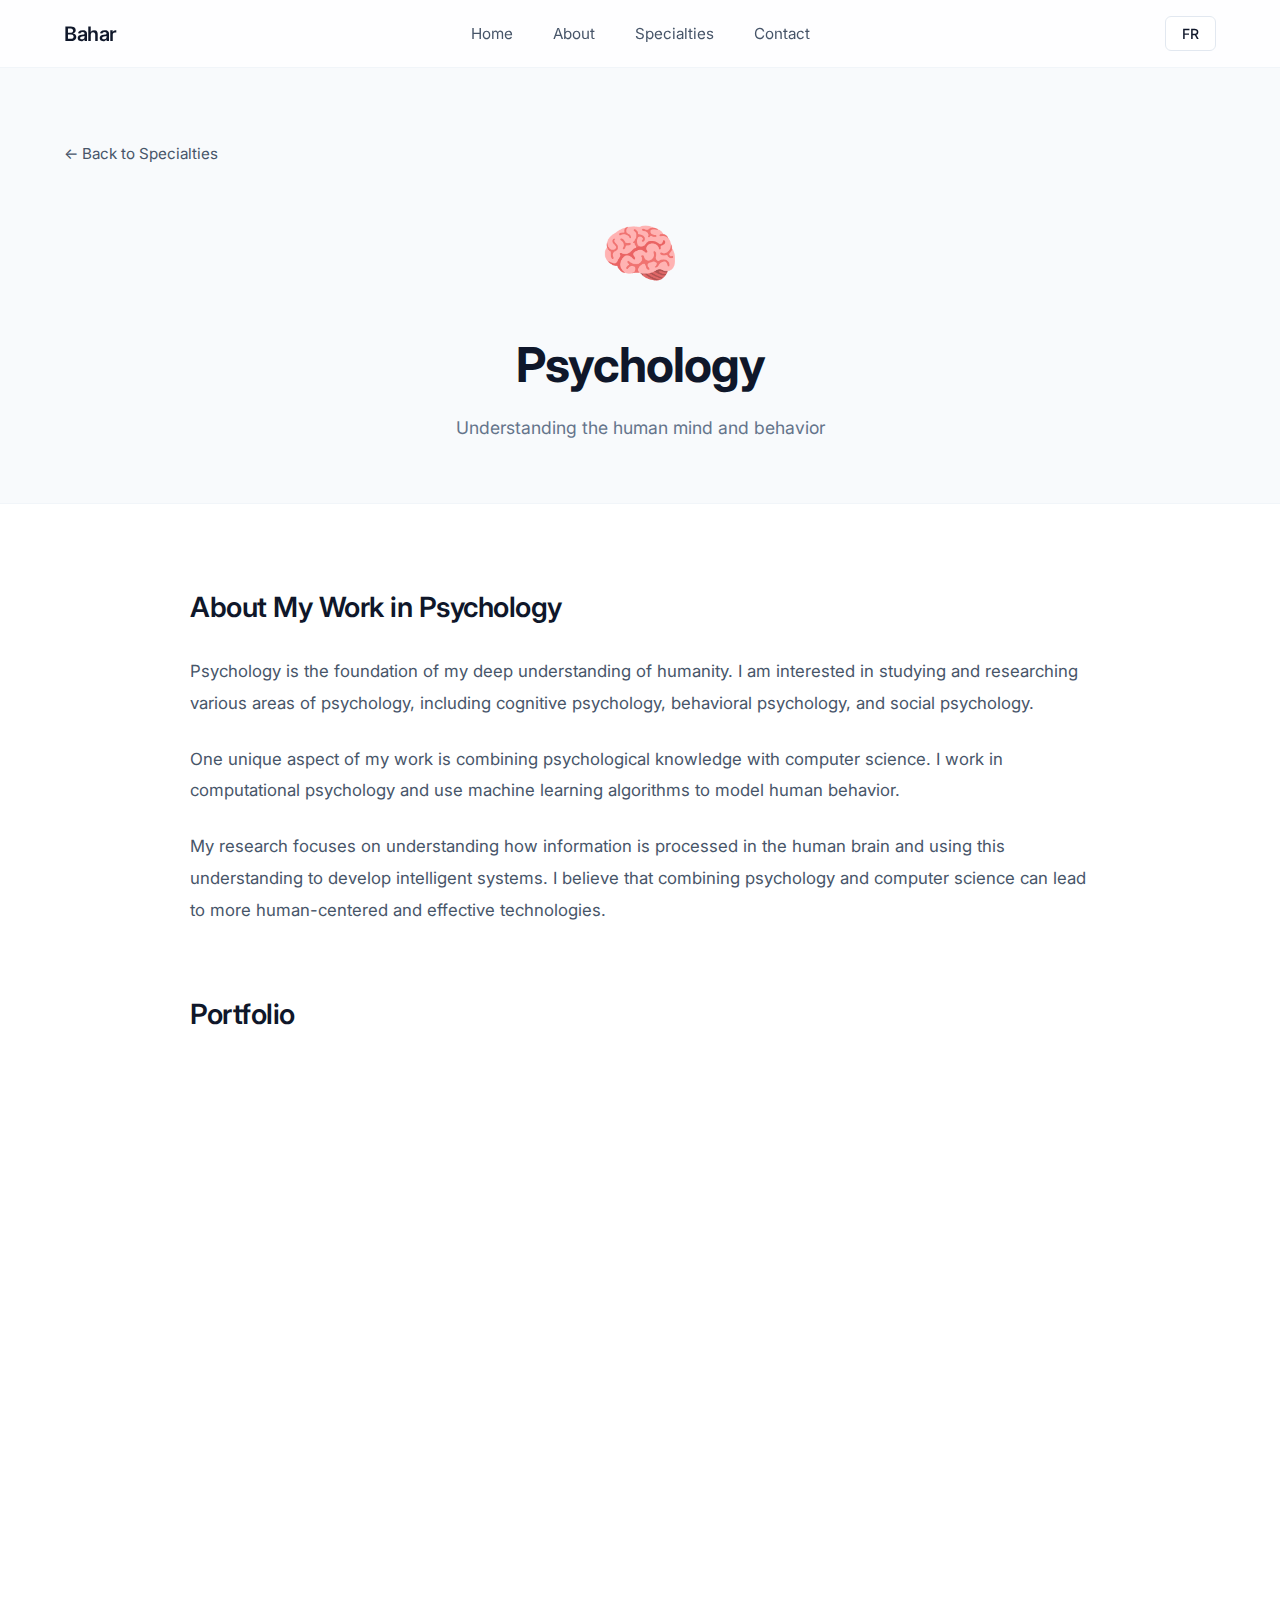
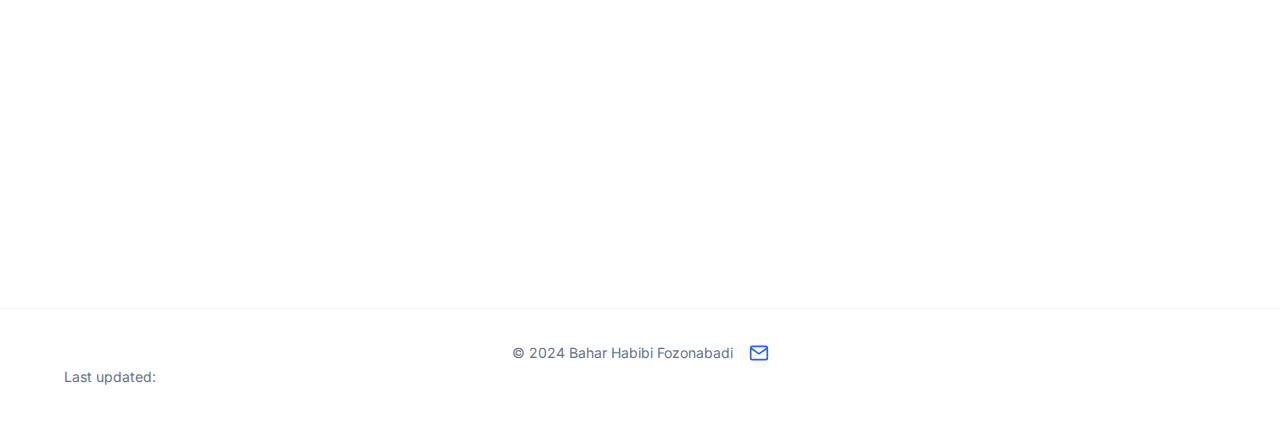
<file: psychology.html>
<!DOCTYPE html>
<html lang="en" dir="ltr">

<head>
    <meta charset="UTF-8">
    <meta name="viewport" content="width=device-width, initial-scale=1.0">
    <title>Psychology - Bahar</title>
    <link rel="stylesheet" href="styles.css">
    <link rel="preconnect" href="https://fonts.googleapis.com">
    <link rel="preconnect" href="https://fonts.gstatic.com" crossorigin>
    <link href="https://fonts.googleapis.com/css2?family=Inter:wght@300;400;500;600;700&display=swap" rel="stylesheet">
    <!-- Favicon and App Icons -->
    <link rel="icon" type="image/svg+xml" href="/favicon.svg">
    <link rel="icon" type="image/png" href="/favicon.png">
    <link rel="apple-touch-icon" sizes="180x180" href="/apple-touch-icon.png">
    <!-- Favicon and App Icons -->
    <link rel="icon" type="image/svg+xml" href="/favicon.svg">
    <link rel="icon" type="image/png" href="/favicon.png">
    <link rel="apple-touch-icon" sizes="180x180" href="/apple-touch-icon.png">
</head>

<body>
    <!-- Navigation -->
    <nav class="navbar">
        <div class="container">
            <a href="index.html" class="nav-brand">Bahar</a>
            <ul class="nav-menu">
                <li><a href="index.html" class="nav-link" data-translate="navHome">Home</a></li>
                <li><a href="index.html#about" class="nav-link" data-translate="navAbout">About</a></li>
                <li><a href="index.html#specialties" class="nav-link" data-translate="navSpecialties">Specialties</a>
                </li>
                <li><a href="index.html#contact" class="nav-link" data-translate="navContact">Contact</a></li>
            </ul>
            <div class="nav-actions">
                <button class="lang-toggle" id="langToggle">FR</button>
                <div class="hamburger">
                    <span></span>
                    <span></span>
                    <span></span>
                </div>
            </div>
        </div>
    </nav>

    <!-- Specialty Header -->
    <section class="specialty-header">
        <div class="container">
            <a href="index.html#specialties" class="back-link" data-translate="backToSpecialties">← Back to
                Specialties</a>
            <div class="specialty-header-content">
                <div class="specialty-icon-large">🧠</div>
                <h1 data-translate="psychologyTitle">Psychology</h1>
                <p class="specialty-subtitle" data-translate="psychologySubtitle">Understanding the human mind and
                    behavior</p>
            </div>
        </div>
    </section>

    <!-- Specialty Content -->
    <section class="specialty-content">
        <div class="container">
            <div class="content-wrapper">
                <div class="description-section">
                    <h2 data-translate="psychologyAboutTitle">About My Work in Psychology</h2>
                    <p data-translate="psychologyAbout1">
                        Psychology is the foundation of my deep understanding of humanity. I am interested in studying
                        and researching various areas of psychology, including cognitive psychology, behavioral
                        psychology, and social psychology.
                    </p>
                    <p data-translate="psychologyAbout2">
                        One unique aspect of my work is combining psychological knowledge with computer science. I work
                        in computational psychology and use machine learning algorithms to model human behavior.
                    </p>
                    <p data-translate="psychologyAbout3">
                        My research focuses on understanding how information is processed in the human brain and using
                        this understanding to develop intelligent systems. I believe that combining psychology and
                        computer science can lead to more human-centered and effective technologies.
                    </p>
                </div>

                <div class="portfolio-section">
                    <h2 data-translate="psychologyPortfolio">Portfolio</h2>
                    <div class="portfolio-list">
                        <div class="portfolio-item-detailed">
                            <div class="portfolio-item-header">
                                <h3 data-translate="psychologySample1">Research in Cognitive Psychology</h3>
                                <span class="portfolio-year">2023</span>
                            </div>
                            <p class="portfolio-description" data-translate="psychologyDesc1">
                                A comprehensive research on information processing and decision-making in the human
                                brain. This research includes experimental studies and data analysis using advanced
                                statistical methods.
                            </p>
                            <button class="btn-download" data-file="psychology-sample-1.pdf"
                                data-translate="downloadFile">Download File</button>
                        </div>

                        <div class="portfolio-item-detailed">
                            <div class="portfolio-item-header">
                                <h3 data-translate="psychologySample2">Behavior Modeling with Machine Learning</h3>
                                <span class="portfolio-year">2022</span>
                            </div>
                            <p class="portfolio-description" data-translate="psychologyDesc2">
                                Development of a machine learning model to predict human behavior based on psychological
                                data. This project combines psychological knowledge with advanced computer science
                                techniques.
                            </p>
                            <button class="btn-download" data-file="psychology-sample-2.pdf"
                                data-translate="downloadFile">Download File</button>
                        </div>

                        <div class="portfolio-item-detailed">
                            <div class="portfolio-item-header">
                                <h3 data-translate="psychologySample3">Analysis of Psychological Data</h3>
                                <span class="portfolio-year">2021</span>
                            </div>
                            <p class="portfolio-description" data-translate="psychologyDesc3">
                                A comprehensive analytical project on psychological data using statistical methods and
                                data mining techniques. This project includes data visualization and extraction of
                                meaningful patterns.
                            </p>
                            <button class="btn-download" data-file="psychology-sample-3.pdf"
                                data-translate="downloadFile">Download File</button>
                        </div>
                    </div>
                </div>
            </div>
        </div>
    </section>

    <!-- Footer -->
    <footer class="footer">
        <div class="container">
            <div class="footer-content">
                <p data-translate="footerText">© 2024 Bahar</p>
                <div class="social-links">
                    <a href="mailto:baharhabibifozonabadi@gmail.com" aria-label="Email" class="social-link">
                        <svg width="20" height="20" viewBox="0 0 24 24" fill="none" stroke="currentColor" stroke-width="2">
                            <path d="M4 4h16c1.1 0 2 .9 2 2v12c0 1.1-.9 2-2 2H4c-1.1 0-2-.9-2-2V6c0-1.1.9-2 2-2z"/>
                            <polyline points="22,6 12,13 2,6"/>
                        </svg>
                    </a>
                </div>
            </div>
            <p class="footer-updated" data-translate="lastUpdated">Last updated: <span id="lastUpdatedDate"></span></p>
        </div>
    </footer>

    <script src="translations.js"></script>
    <script src="script.js"></script>
</body>

</html>
</file>
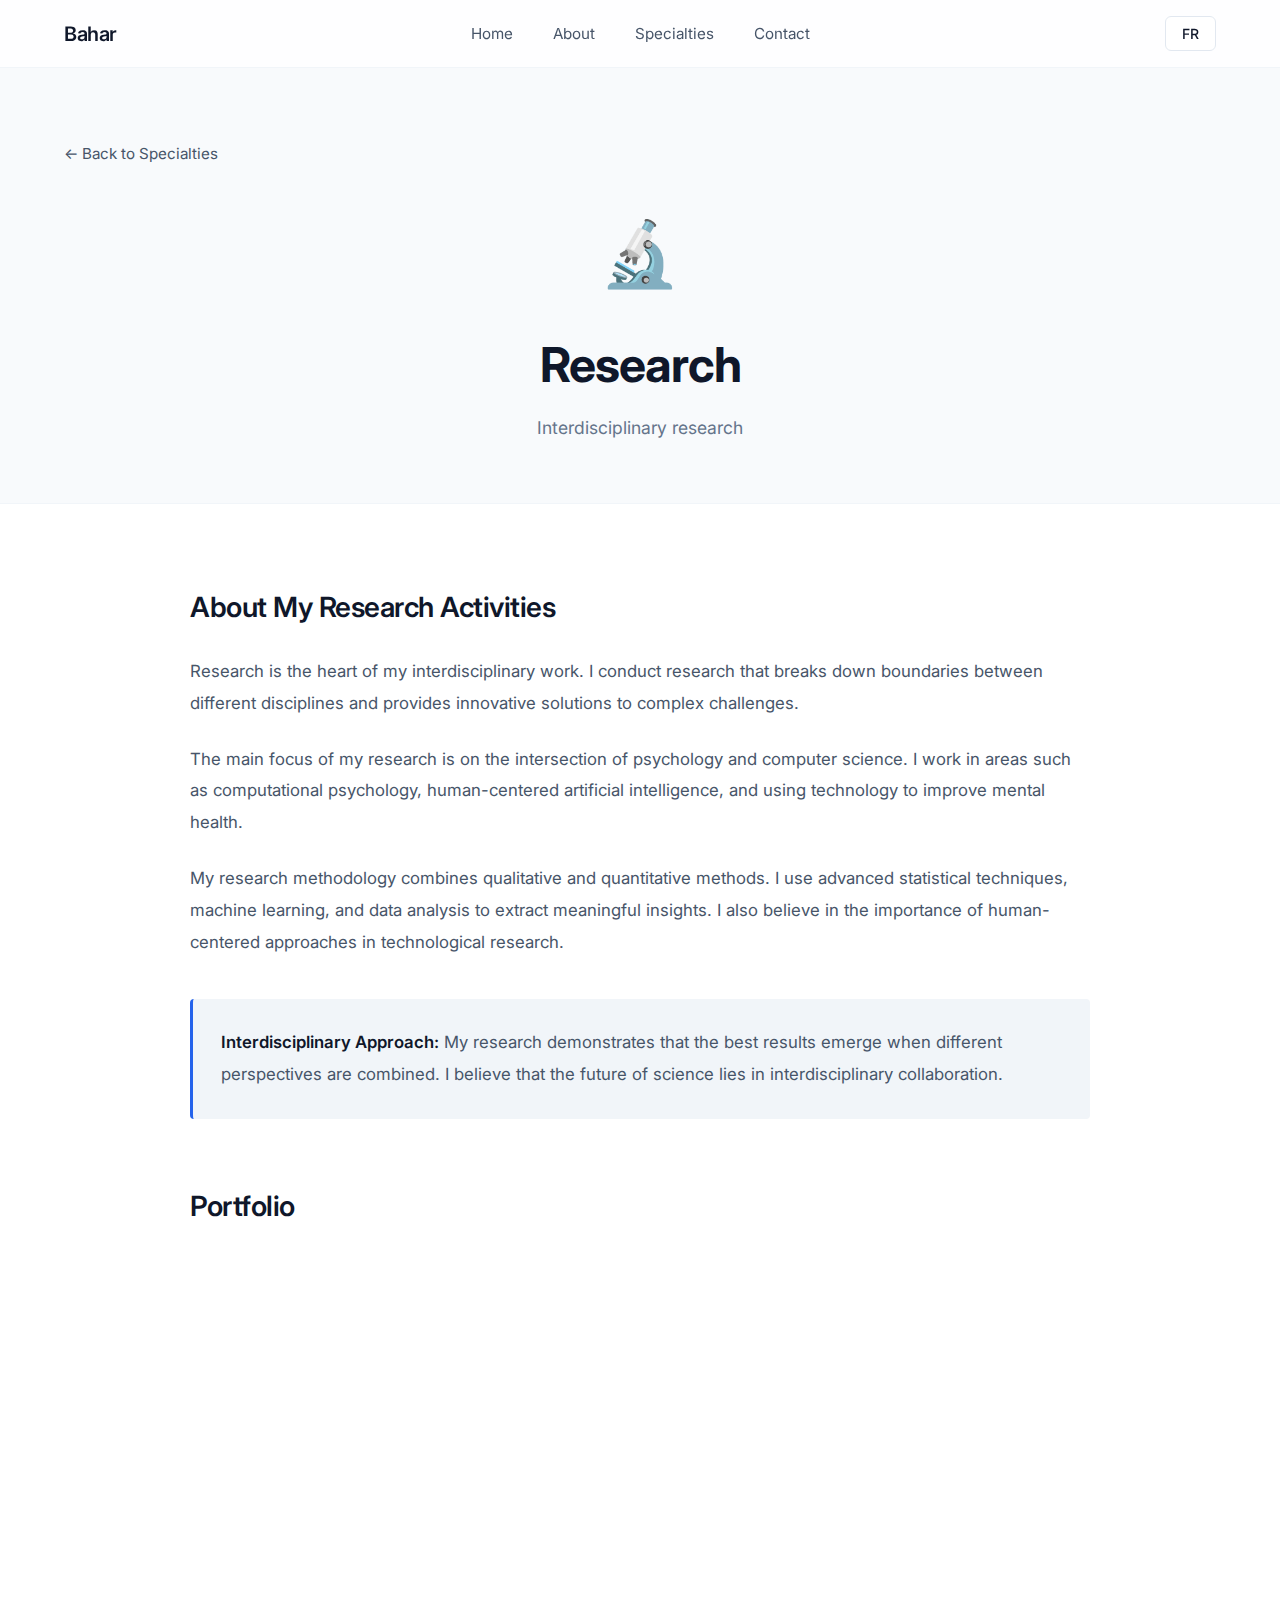
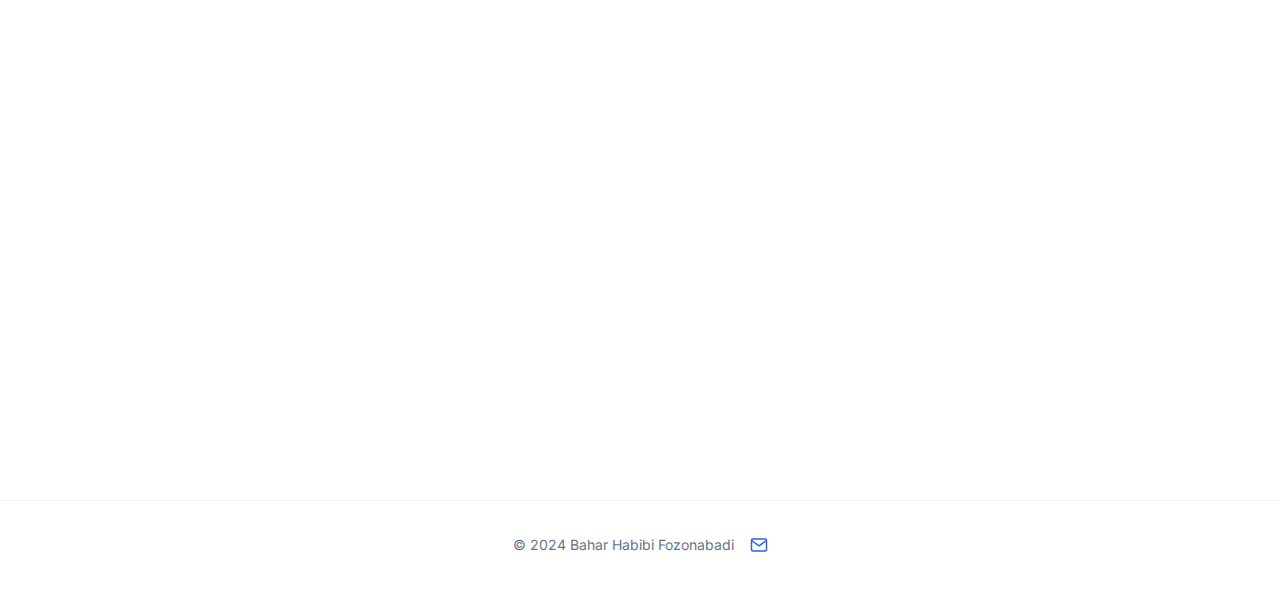
<file: research.html>
<!DOCTYPE html>
<html lang="en" dir="ltr">

<head>
    <meta charset="UTF-8">
    <meta name="viewport" content="width=device-width, initial-scale=1.0">
    <title>Research - Bahar</title>
    <link rel="stylesheet" href="styles.css">
    <link rel="preconnect" href="https://fonts.googleapis.com">
    <link rel="preconnect" href="https://fonts.gstatic.com" crossorigin>
    <link href="https://fonts.googleapis.com/css2?family=Inter:wght@300;400;500;600;700&display=swap" rel="stylesheet">
    <!-- Favicon and App Icons -->
    <link rel="icon" type="image/svg+xml" href="/favicon.svg">
    <link rel="icon" type="image/png" href="/favicon.png">
    <link rel="apple-touch-icon" sizes="180x180" href="/apple-touch-icon.png">
    <!-- Favicon and App Icons -->
    <link rel="icon" type="image/svg+xml" href="/favicon.svg">
    <link rel="icon" type="image/png" href="/favicon.png">
    <link rel="apple-touch-icon" sizes="180x180" href="/apple-touch-icon.png">
</head>

<body>
    <!-- Navigation -->
    <nav class="navbar">
        <div class="container">
            <a href="index.html" class="nav-brand">Bahar</a>
            <ul class="nav-menu">
                <li><a href="index.html" class="nav-link" data-translate="navHome">Home</a></li>
                <li><a href="index.html#about" class="nav-link" data-translate="navAbout">About</a></li>
                <li><a href="index.html#specialties" class="nav-link" data-translate="navSpecialties">Specialties</a>
                </li>
                <li><a href="index.html#contact" class="nav-link" data-translate="navContact">Contact</a></li>
            </ul>
            <div class="nav-actions">
                <button class="lang-toggle" id="langToggle">FR</button>
                <div class="hamburger">
                    <span></span>
                    <span></span>
                    <span></span>
                </div>
            </div>
        </div>
    </nav>

    <!-- Specialty Header -->
    <section class="specialty-header">
        <div class="container">
            <a href="index.html#specialties" class="back-link" data-translate="backToSpecialties">← Back to
                Specialties</a>
            <div class="specialty-header-content">
                <div class="specialty-icon-large">🔬</div>
                <h1 data-translate="researchTitle">Research</h1>
                <p class="specialty-subtitle" data-translate="researchSubtitle">Interdisciplinary research</p>
            </div>
        </div>
    </section>

    <!-- Specialty Content -->
    <section class="specialty-content">
        <div class="container">
            <div class="content-wrapper">
                <div class="description-section">
                    <h2 data-translate="researchAboutTitle">About My Research Activities</h2>
                    <p data-translate="researchAbout1">
                        Research is the heart of my interdisciplinary work. I conduct research that breaks down
                        boundaries between different disciplines and provides innovative solutions to complex
                        challenges.
                    </p>
                    <p data-translate="researchAbout2">
                        The main focus of my research is on the intersection of psychology and computer science. I work
                        in areas such as computational psychology, human-centered artificial intelligence, and using
                        technology to improve mental health.
                    </p>
                    <p data-translate="researchAbout3">
                        My research methodology combines qualitative and quantitative methods. I use advanced
                        statistical techniques, machine learning, and data analysis to extract meaningful insights. I
                        also believe in the importance of human-centered approaches in technological research.
                    </p>
                    <p class="interdisciplinary-note">
                        <strong data-translate="researchNote">Interdisciplinary Approach:</strong> <span
                            data-translate="researchNoteText">My research demonstrates that the best results emerge when
                            different perspectives are combined. I believe that the future of science lies in
                            interdisciplinary collaboration.</span>
                    </p>
                </div>

                <div class="portfolio-section">
                    <h2 data-translate="researchPortfolio">Portfolio</h2>
                    <div class="portfolio-list">
                        <div class="portfolio-item-detailed">
                            <div class="portfolio-item-header">
                                <h3 data-translate="researchSample1">Research: Cognitive Modeling with Neural Networks
                                </h3>
                                <span class="portfolio-year">2023</span>
                            </div>
                            <p class="portfolio-description" data-translate="researchDesc1">
                                A comprehensive research on using neural networks to model human cognitive processes.
                                This research includes experimental design, data collection, and analysis using advanced
                                methods.
                            </p>
                            <button class="btn-download" data-file="research-sample-1.pdf"
                                data-translate="downloadFile">Download File</button>
                        </div>

                        <div class="portfolio-item-detailed">
                            <div class="portfolio-item-header">
                                <h3 data-translate="researchSample2">Article: Technology and Mental Health</h3>
                                <span class="portfolio-year">2022</span>
                            </div>
                            <p class="portfolio-description" data-translate="researchDesc2">
                                A research article on using technology to improve mental health. This article includes
                                literature review, data analysis, and presentation of practical solutions.
                            </p>
                            <button class="btn-download" data-file="research-sample-2.pdf"
                                data-translate="downloadFile">Download File</button>
                        </div>

                        <div class="portfolio-item-detailed">
                            <div class="portfolio-item-header">
                                <h3 data-translate="researchSample3">Project: Interdisciplinary Data Analysis</h3>
                                <span class="portfolio-year">2021</span>
                            </div>
                            <p class="portfolio-description" data-translate="researchDesc3">
                                A large analytical project that combines data from multiple disciplines. This project
                                includes the use of data mining and machine learning techniques to discover complex
                                patterns.
                            </p>
                            <button class="btn-download" data-file="research-sample-3.pdf"
                                data-translate="downloadFile">Download File</button>
                        </div>
                    </div>
                </div>
            </div>
        </div>
    </section>

    <!-- Footer -->
    <footer class="footer">
        <div class="container">
            <div class="footer-content">
                <p data-translate="footerText">© 2025 Bahar</p>
                <div class="social-links">
                    <a href="mailto:baharhabibifozonabadi@gmail.com" aria-label="Email" class="social-link">
                        <svg width="18" height="18" viewBox="0 0 24 24" fill="none" stroke="currentColor" stroke-width="2">
                            <path d="M4 4h16c1.1 0 2 .9 2 2v12c0 1.1-.9 2-2 2H4c-1.1 0-2-.9-2-2V6c0-1.1.9-2 2-2z"/>
                            <polyline points="22,6 12,13 2,6"/>
                        </svg>
                    </a>
                </div>
            </div>
        </div>
    </footer>

    <script src="translations.js"></script>
    <script src="script.js"></script>
</body>

</html>
</file>
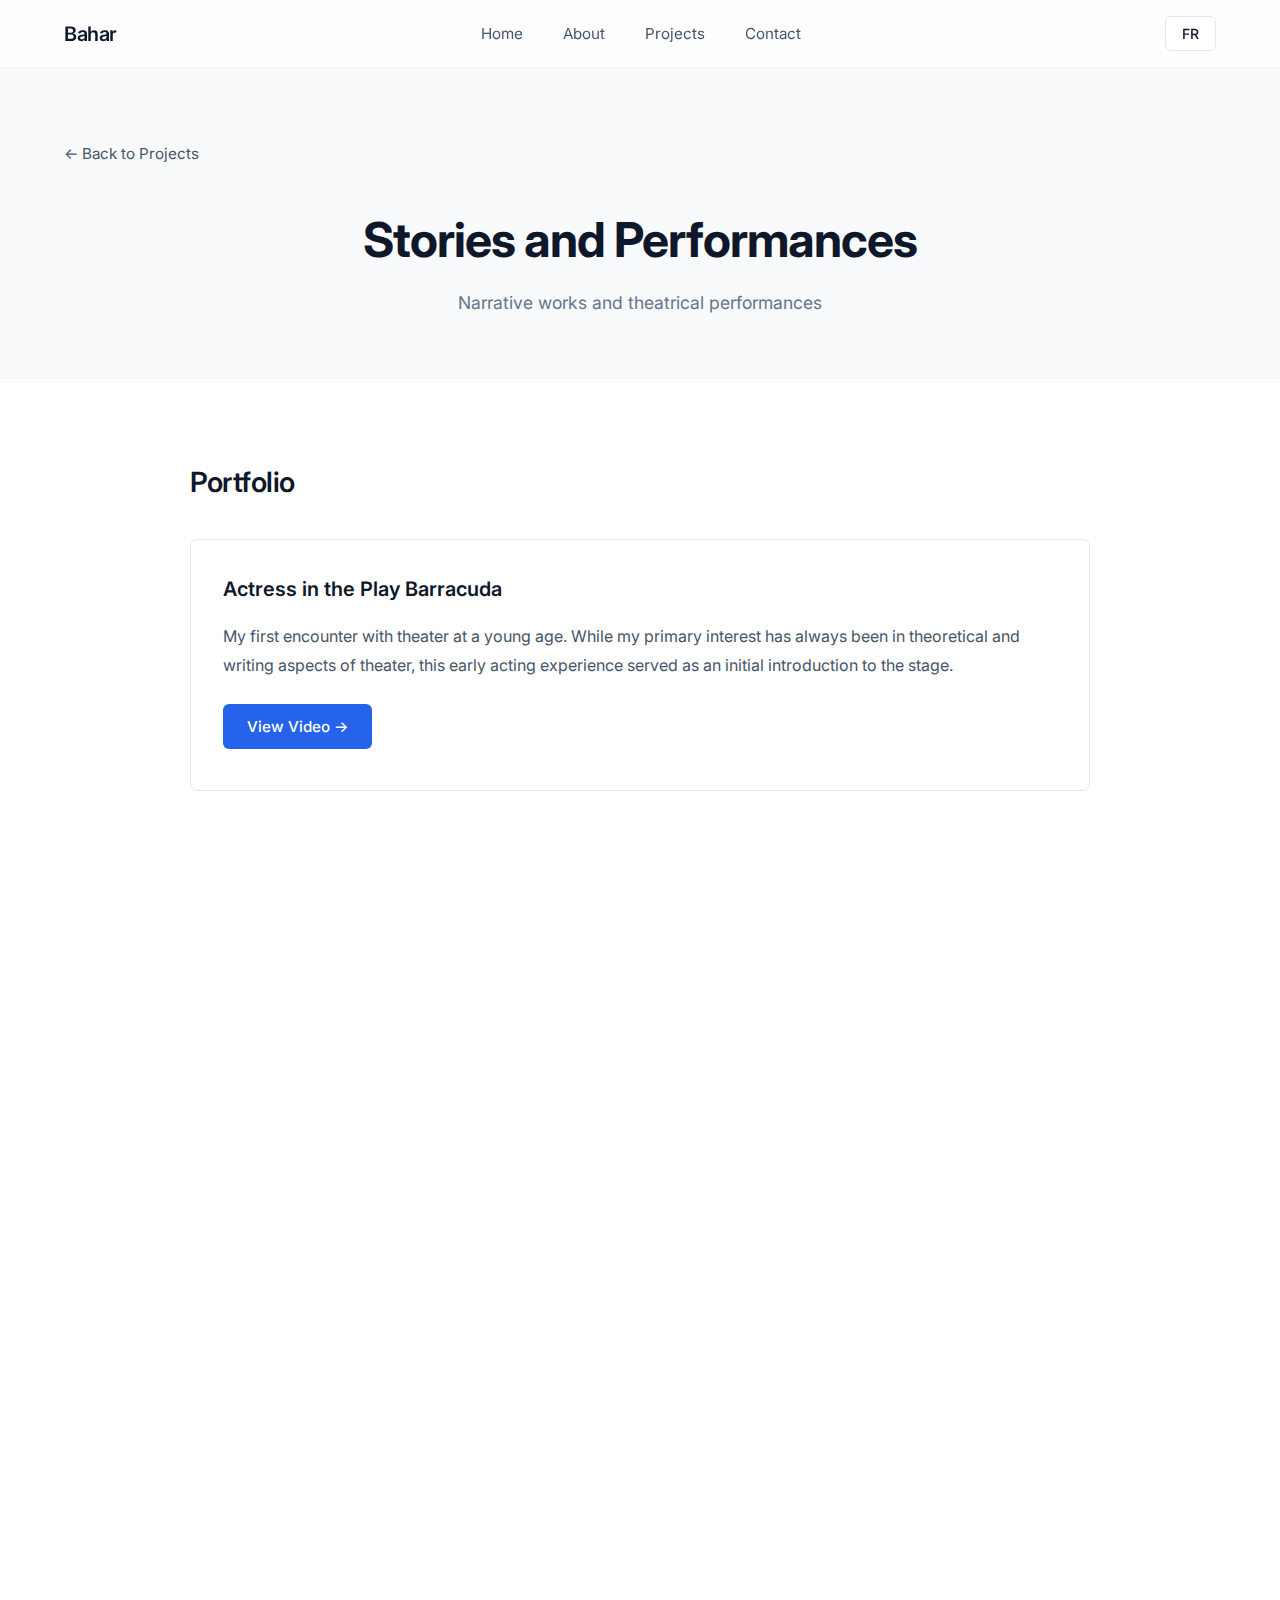
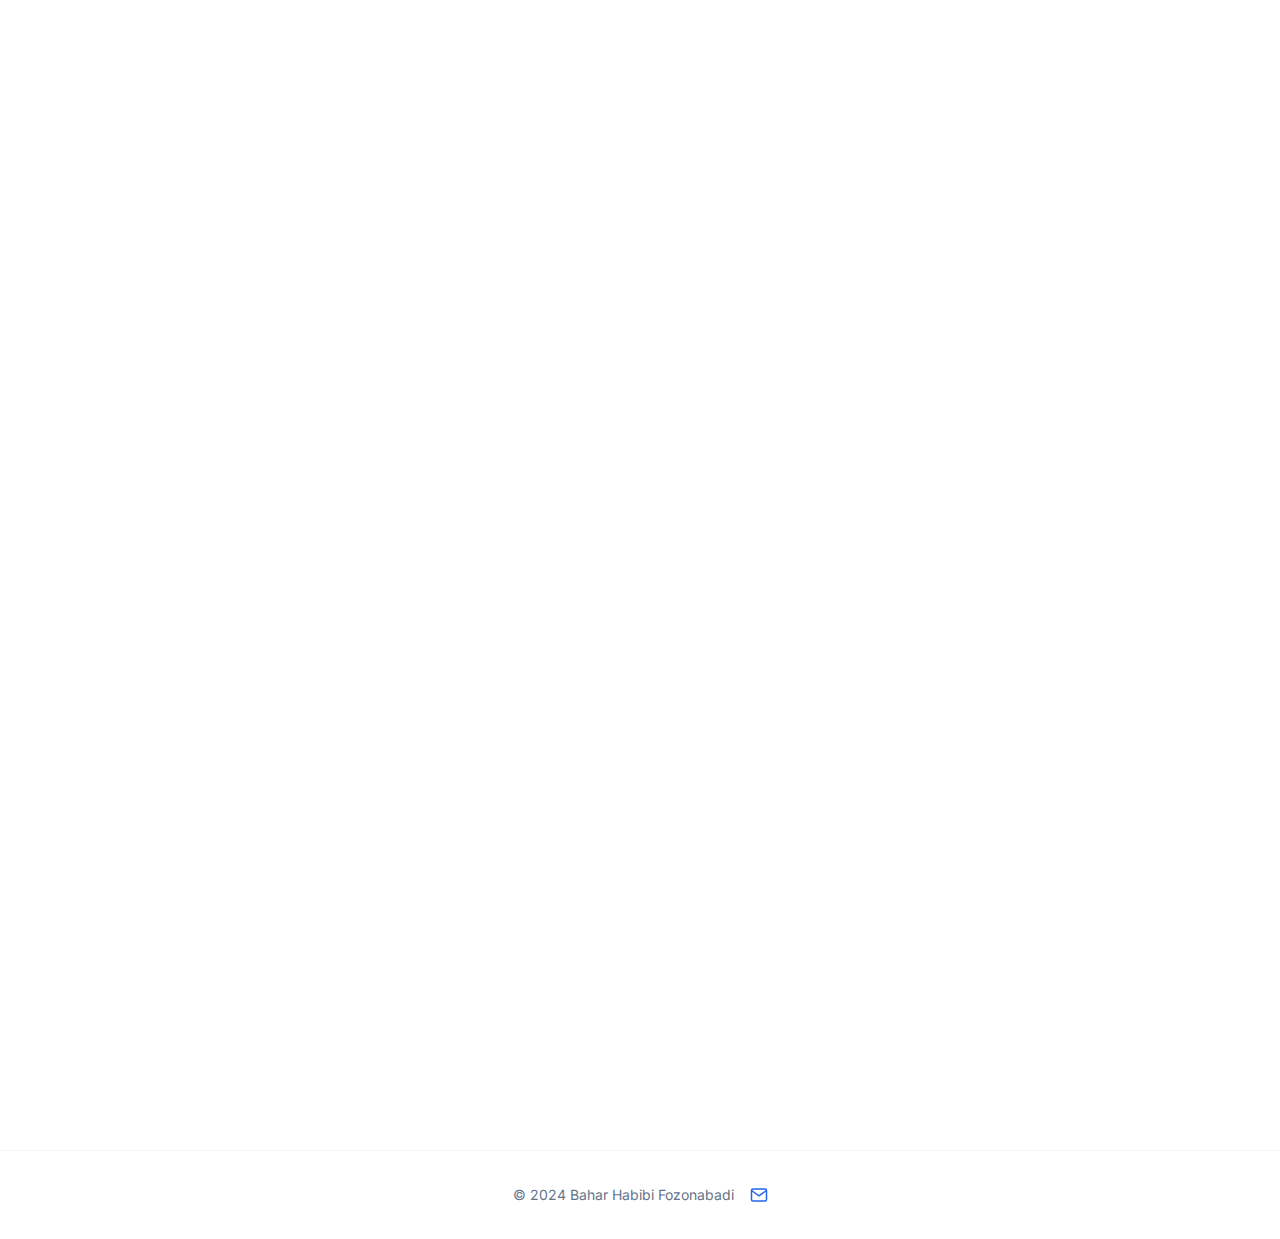
<file: stories.html>
<!DOCTYPE html>
<html lang="en" dir="ltr">
<head>
    <meta charset="UTF-8">
    <meta name="viewport" content="width=device-width, initial-scale=1.0">
    <title>Theatrical Works & Stories - Bahar Habibi Fozonabadi</title>
    <link rel="stylesheet" href="styles.css">
    <link rel="preconnect" href="https://fonts.googleapis.com">
    <link rel="preconnect" href="https://fonts.gstatic.com" crossorigin>
    <link href="https://fonts.googleapis.com/css2?family=Inter:wght@300;400;500;600;700&display=swap" rel="stylesheet">
    <!-- Favicon and App Icons -->
    <link rel="icon" type="image/svg+xml" href="/favicon.svg">
    <link rel="icon" type="image/png" href="/favicon.png">
    <link rel="apple-touch-icon" sizes="180x180" href="/apple-touch-icon.png">
</head>
<body>
    <!-- Navigation -->
    <nav class="navbar">
        <div class="container">
            <a href="index.html" class="nav-brand">Bahar</a>
            <ul class="nav-menu">
                <li><a href="index.html" class="nav-link" data-translate="navHome">Home</a></li>
                <li><a href="index.html#about" class="nav-link" data-translate="navAbout">About</a></li>
                <li><a href="index.html#projects" class="nav-link" data-translate="navProjects">Projects</a></li>
                <li><a href="index.html#contact" class="nav-link" data-translate="navContact">Contact</a></li>
            </ul>
            <div class="nav-actions">
                <button class="lang-toggle" id="langToggle">FR</button>
                <div class="hamburger">
                    <span></span>
                    <span></span>
                    <span></span>
                </div>
            </div>
        </div>
    </nav>

    <!-- Specialty Header -->
    <section class="specialty-header">
        <div class="container">
            <a href="index.html#projects" class="back-link" data-translate="backToProjects">← Back to Projects</a>
            <div class="specialty-header-content">
                <h1 data-translate="storiesTitle">Theatrical Works & Stories</h1>
                <p class="specialty-subtitle" data-translate="storiesSubtitle">Narrative works and theatrical performances</p>
            </div>
        </div>
    </section>

    <!-- Specialty Content -->
    <section class="specialty-content">
        <div class="container">
            <div class="content-wrapper">
                <div class="portfolio-section">
                    <h2 data-translate="storiesPortfolio">Portfolio</h2>
                    <div class="portfolio-list">
                        <div class="portfolio-item-detailed">
                            <div class="portfolio-item-header">
                                <h3>Actress in the Play Barracuda</h3>
                            </div>
                            <p class="portfolio-description">
                                My first encounter with theater at a young age. While my primary interest has always been in theoretical and writing aspects of theater, this early acting experience served as an initial introduction to the stage.
                            </p>
                            <a href="assets/videos/1404-10-13%2001.05.36.mp4" class="btn-download" target="_blank" rel="noopener noreferrer">View Video →</a>
                        </div>

                        <div class="portfolio-item-detailed">
                            <div class="portfolio-item-header">
                                <h3>Consultant in Theater Performance on Abortion</h3>
                            </div>
                            <p class="portfolio-description">
                                In this production, with parental consent, I collaborated with the director to explore the topic of abortion through the lenses of Lacan and Freud. My role focused on research, dramaturgy, and supporting the creative and conceptual development of the work.
                            </p>
                            <a href="https://www.tiwall.com/p/rezayateolya" class="btn-download" target="_blank" rel="noopener noreferrer">View Project →</a>
                        </div>

                        <div class="portfolio-item-detailed">
                            <div class="portfolio-item-header">
                                <h3>Kazakh-Khaneh: Exploring Space, Conflict, and Memory</h3>
                            </div>
                            <p class="portfolio-description">
                                A video-art documentary-performance created at the site of my undergraduate university, located in the historic Kazakh-Khaneh building, formerly housing Iranian soldiers. This work studies the university and conflict-marked environments, exploring spatial and temporal simultaneity through Lacanian and Foucauldian concepts. It serves as a tribute, connecting the lives of soldiers and students, and reflecting on shared histories within the same space.
                            </p>
                            <a href="assets/images/%D9%82%D8%B2%D8%A7%D9%82%20%D9%85%D8%A7%DA%A9%D8%AA.JPG" class="btn-download" target="_blank" rel="noopener noreferrer" download>View Image →</a>
                        </div>

                        <div class="portfolio-item-detailed">
                            <div class="portfolio-item-header">
                                <h3>Playwright and Director: Alef Ayn Dām</h3>
                            </div>
                            <p class="portfolio-description">
                                An experimental theater project exploring language stripped of biological context through the interactions of two isolated characters. The work applies linguistic and cognitive analysis to theatrical practice, investigating how meaning and communication emerge in constrained and abstract settings.
                            </p>
                            <div class="portfolio-links">
                                <a href="https://drive.google.com/file/d/1KnCUnkphoidqR7wMBqhx9od17H71uayE/view?usp=sharing" class="btn-download" target="_blank" rel="noopener noreferrer">View on Google Drive →</a>
                                <a href="https://t.me/c/3617878785/4" class="btn-download" target="_blank" rel="noopener noreferrer">View on Telegram →</a>
                            </div>
                        </div>

                        <div class="portfolio-item-detailed">
                            <div class="portfolio-item-header">
                                <h3>Playwright and Dramaturge: Incendies (Thesis Project)</h3>
                                <span class="upcoming-badge">UPCOMING</span>
                            </div>
                            <p class="portfolio-description">
                                A dramaturgical project combining psychoanalytic analysis with political-mythological modeling. The work employs a polyphonic structure to reconstruct historically and spatially coherent spaces—ranging from utopia and heterotopia to dystopia, across prehistoric, historical, and modern contexts.
                            </p>
                        </div>

                        <div class="portfolio-item-detailed">
                            <div class="portfolio-item-header">
                                <h3>Playwright and Director: mother of blood (om al dam)</h3>
                            </div>
                            <p class="portfolio-description">
                                Selected for the RooBana Inter-University Event, this project examines language as a tool incapable of fulfilling desire, reflecting a fragmented identity and a political body. The work situates these explorations within the historical and cultural context of the Qajar period.
                            </p>
                            <a href="assets/pdfs/stories/%D9%85%D8%AA%D9%86%20%D8%A8%D8%A7%D8%B2%DB%8C%DA%AF%D8%B1%D8%A7%D9%86.pdf" class="btn-download" target="_blank" rel="noopener noreferrer">View PDF →</a>
                        </div>

                        <div class="portfolio-item-detailed">
                            <div class="portfolio-item-header">
                                <h3>Story: Fosuf Yaqtooluka Yaqinan (فسوف یقتلک یقینا)</h3>
                            </div>
                            <p class="portfolio-description">
                                This narrative explores identity fragmentation and memory loss caused by trauma. It follows a man or woman living in an unfamiliar land, isolated and driven to madness. Their connections with people from their past life have faded, leading to a profound existential crisis where even basic perceptions, such as whether the weather is hot, become impossible to determine. The story examines how displacement and cultural alienation destabilize the self.
                            </p>
                            <a href="assets/pdfs/stories/7.pdf" class="btn-download" target="_blank"
                                data-translate="downloadFile">View PDF</a>
                        </div>

                    </div>
                </div>
            </div>
        </div>
    </section>

    <!-- Footer -->
    <footer class="footer">
        <div class="container">
            <div class="footer-content">
                <p data-translate="footerText">© 2025 Bahar</p>
                <div class="social-links">
                    <a href="mailto:baharhabibifozonabadi@gmail.com" aria-label="Email" class="social-link">
                        <svg width="18" height="18" viewBox="0 0 24 24" fill="none" stroke="currentColor" stroke-width="2">
                            <path d="M4 4h16c1.1 0 2 .9 2 2v12c0 1.1-.9 2-2 2H4c-1.1 0-2-.9-2-2V6c0-1.1.9-2 2-2z"/>
                            <polyline points="22,6 12,13 2,6"/>
                        </svg>
                    </a>
                </div>
            </div>
        </div>
    </footer>

    <script src="translations.js"></script>
    <script src="script.js"></script>
</body>
</html>
</file>
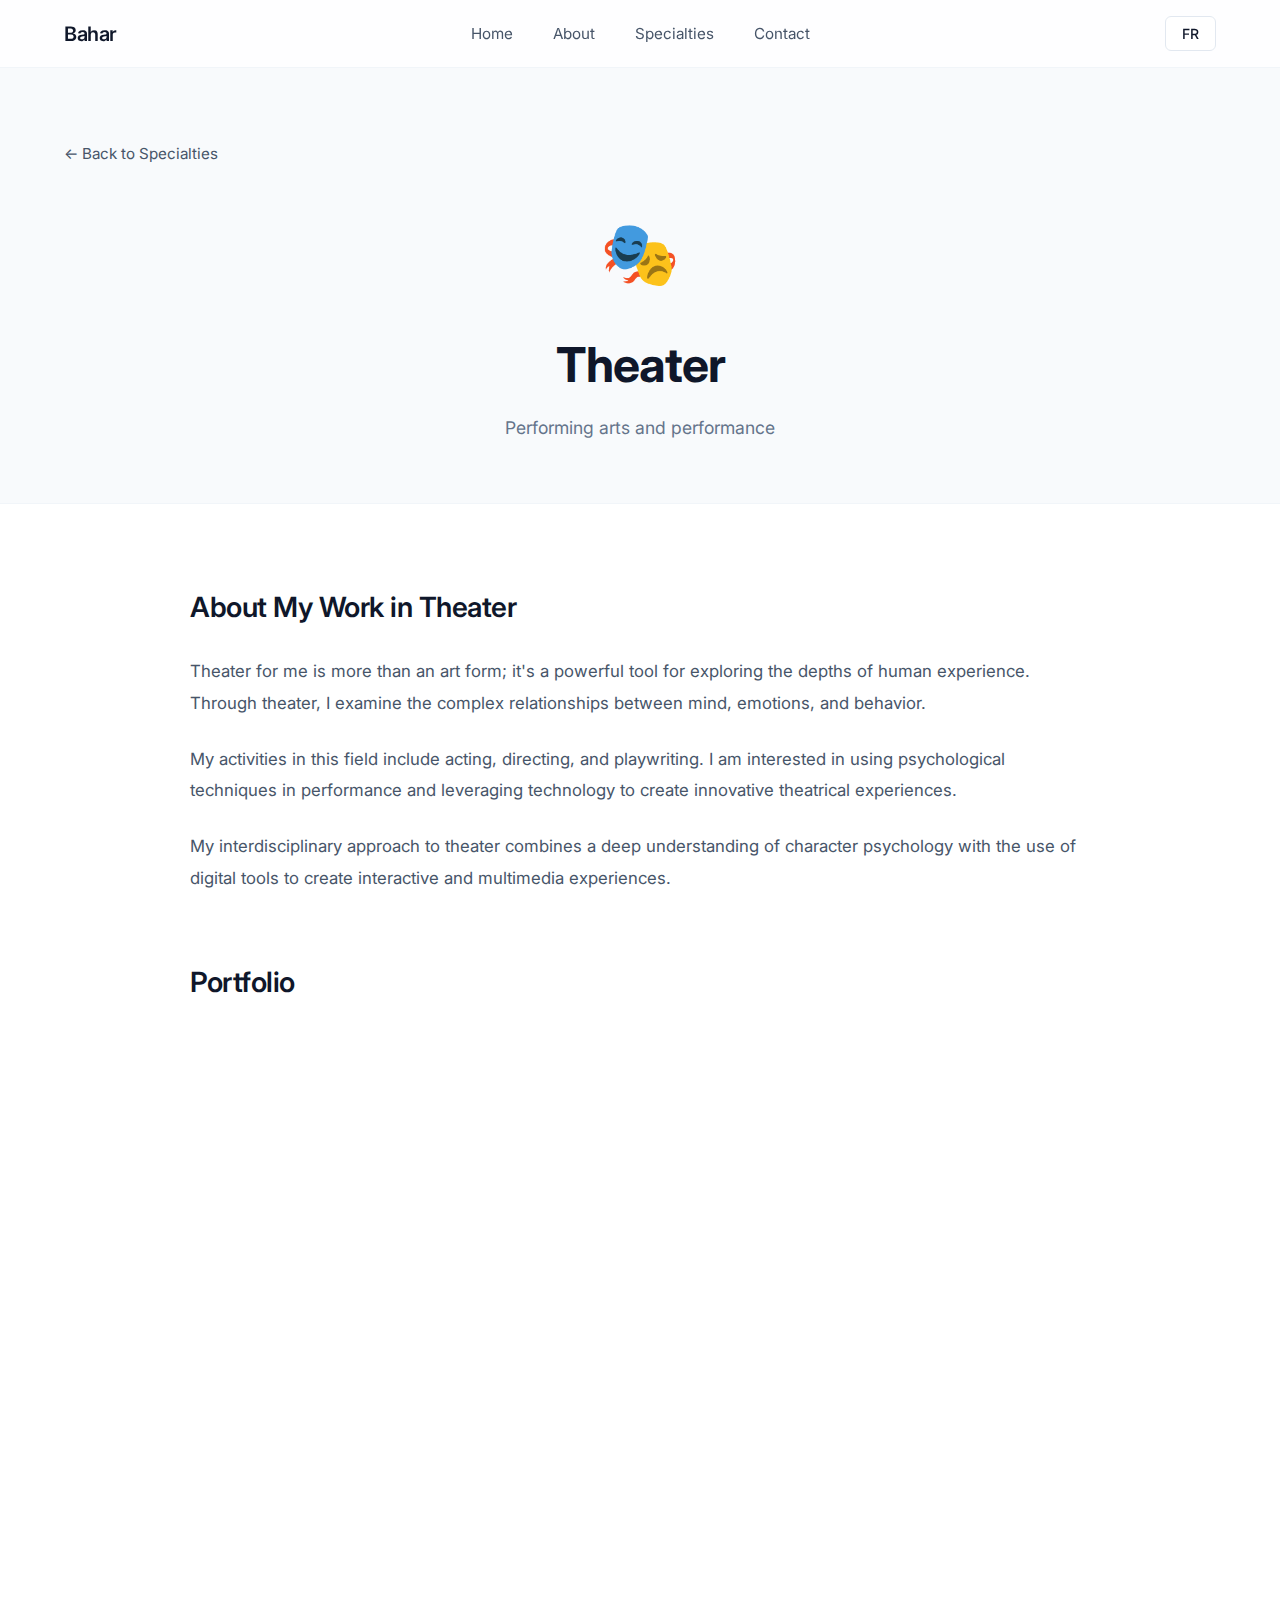
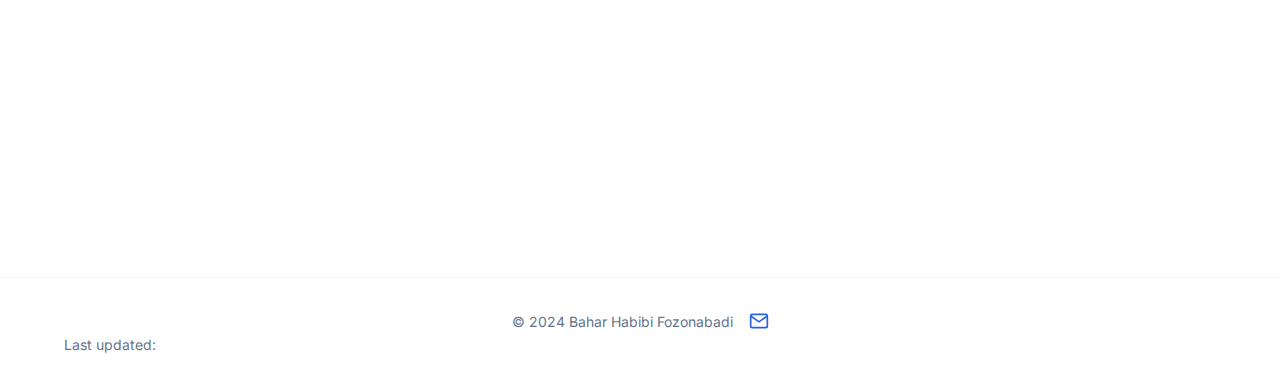
<file: theater.html>
<!DOCTYPE html>
<html lang="en" dir="ltr">

<head>
    <meta charset="UTF-8">
    <meta name="viewport" content="width=device-width, initial-scale=1.0">
    <title>Theater - Bahar</title>
    <link rel="stylesheet" href="styles.css">
    <link rel="preconnect" href="https://fonts.googleapis.com">
    <link rel="preconnect" href="https://fonts.gstatic.com" crossorigin>
    <link href="https://fonts.googleapis.com/css2?family=Inter:wght@300;400;500;600;700&display=swap" rel="stylesheet">
    <!-- Favicon and App Icons -->
    <link rel="icon" type="image/svg+xml" href="/favicon.svg">
    <link rel="icon" type="image/png" href="/favicon.png">
    <link rel="apple-touch-icon" sizes="180x180" href="/apple-touch-icon.png">
    <!-- Favicon and App Icons -->
    <link rel="icon" type="image/svg+xml" href="/favicon.svg">
    <link rel="icon" type="image/png" href="/favicon.png">
    <link rel="apple-touch-icon" sizes="180x180" href="/apple-touch-icon.png">
</head>

<body>
    <!-- Navigation -->
    <nav class="navbar">
        <div class="container">
            <a href="index.html" class="nav-brand">Bahar</a>
            <ul class="nav-menu">
                <li><a href="index.html" class="nav-link" data-translate="navHome">Home</a></li>
                <li><a href="index.html#about" class="nav-link" data-translate="navAbout">About</a></li>
                <li><a href="index.html#specialties" class="nav-link" data-translate="navSpecialties">Specialties</a>
                </li>
                <li><a href="index.html#contact" class="nav-link" data-translate="navContact">Contact</a></li>
            </ul>
            <div class="nav-actions">
                <button class="lang-toggle" id="langToggle">FR</button>
                <div class="hamburger">
                    <span></span>
                    <span></span>
                    <span></span>
                </div>
            </div>
        </div>
    </nav>

    <!-- Specialty Header -->
    <section class="specialty-header">
        <div class="container">
            <a href="index.html#specialties" class="back-link" data-translate="backToSpecialties">← Back to
                Specialties</a>
            <div class="specialty-header-content">
                <div class="specialty-icon-large">🎭</div>
                <h1 data-translate="theaterTitle">Theater</h1>
                <p class="specialty-subtitle" data-translate="theaterSubtitle">Performing arts and performance</p>
            </div>
        </div>
    </section>

    <!-- Specialty Content -->
    <section class="specialty-content">
        <div class="container">
            <div class="content-wrapper">
                <div class="description-section">
                    <h2 data-translate="theaterAboutTitle">About My Work in Theater</h2>
                    <p data-translate="theaterAbout1">
                        Theater for me is more than an art form; it's a powerful tool for exploring the depths of human
                        experience. Through theater, I examine the complex relationships between mind, emotions, and
                        behavior.
                    </p>
                    <p data-translate="theaterAbout2">
                        My activities in this field include acting, directing, and playwriting. I am interested in using
                        psychological techniques in performance and leveraging technology to create innovative
                        theatrical experiences.
                    </p>
                    <p data-translate="theaterAbout3">
                        My interdisciplinary approach to theater combines a deep understanding of character psychology
                        with the use of digital tools to create interactive and multimedia experiences.
                    </p>
                </div>

                <div class="portfolio-section">
                    <h2 data-translate="theaterPortfolio">Portfolio</h2>
                    <div class="portfolio-list">
                        <div class="portfolio-item-detailed">
                            <div class="portfolio-item-header">
                                <h3 data-translate="theaterSample1">Theater Sample 1</h3>
                                <span class="portfolio-year">2023</span>
                            </div>
                            <p class="portfolio-description" data-translate="portfolioDesc">
                                Complete description of this portfolio item. This project included various aspects and
                                achieved significant results.
                            </p>
                            <button class="btn-download" data-file="theater-sample-1.pdf"
                                data-translate="downloadFile">Download File</button>
                        </div>

                        <div class="portfolio-item-detailed">
                            <div class="portfolio-item-header">
                                <h3 data-translate="theaterSample2">Theater Sample 2</h3>
                                <span class="portfolio-year">2022</span>
                            </div>
                            <p class="portfolio-description" data-translate="portfolioDesc">
                                Complete description of this portfolio item. This project included various aspects and
                                achieved significant results.
                            </p>
                            <button class="btn-download" data-file="theater-sample-2.pdf"
                                data-translate="downloadFile">Download File</button>
                        </div>

                        <div class="portfolio-item-detailed">
                            <div class="portfolio-item-header">
                                <h3 data-translate="theaterSample3">Theater Sample 3</h3>
                                <span class="portfolio-year">2021</span>
                            </div>
                            <p class="portfolio-description" data-translate="portfolioDesc">
                                Complete description of this portfolio item. This project included various aspects and
                                achieved significant results.
                            </p>
                            <button class="btn-download" data-file="theater-sample-3.pdf"
                                data-translate="downloadFile">Download File</button>
                        </div>
                    </div>
                </div>
            </div>
        </div>
    </section>

    <!-- Footer -->
    <footer class="footer">
        <div class="container">
            <div class="footer-content">
                <p data-translate="footerText">© 2024 Bahar</p>
                <div class="social-links">
                    <a href="mailto:baharhabibifozonabadi@gmail.com" aria-label="Email" class="social-link">
                        <svg width="20" height="20" viewBox="0 0 24 24" fill="none" stroke="currentColor" stroke-width="2">
                            <path d="M4 4h16c1.1 0 2 .9 2 2v12c0 1.1-.9 2-2 2H4c-1.1 0-2-.9-2-2V6c0-1.1.9-2 2-2z"/>
                            <polyline points="22,6 12,13 2,6"/>
                        </svg>
                    </a>
                </div>
            </div>
            <p class="footer-updated" data-translate="lastUpdated">Last updated: <span id="lastUpdatedDate"></span></p>
        </div>
    </footer>

    <script src="translations.js"></script>
    <script src="script.js"></script>
</body>

</html>
</file>
<file: styles.css>
/* Reset and Base Styles */
* {
    margin: 0;
    padding: 0;
    box-sizing: border-box;
}

:root {
    --primary-color: #2563eb;
    --primary-dark: #1e40af;
    --secondary-color: #7c3aed;
    --text-dark: #0f172a;
    --text-medium: #475569;
    --text-light: #64748b;
    --bg-white: #ffffff;
    --bg-light: #f8fafc;
    --bg-lighter: #f1f5f9;
    --border-color: #e2e8f0;
    --border-light: #f1f5f9;
    --shadow-sm: 0 1px 2px 0 rgba(0, 0, 0, 0.05);
    --shadow: 0 1px 3px 0 rgba(0, 0, 0, 0.1), 0 1px 2px 0 rgba(0, 0, 0, 0.06);
    --shadow-md: 0 4px 6px -1px rgba(0, 0, 0, 0.1), 0 2px 4px -1px rgba(0, 0, 0, 0.06);
    --shadow-lg: 0 10px 15px -3px rgba(0, 0, 0, 0.1), 0 4px 6px -2px rgba(0, 0, 0, 0.05);
}

/* Smooth scroll behavior */
html {
    scroll-behavior: smooth;
}

@media (prefers-reduced-motion: no-preference) {
    html {
        scroll-behavior: smooth;
    }
}

body {
    font-family: 'Inter', 'Segoe UI', Tahoma, Geneva, Verdana, sans-serif;
    line-height: 1.7;
    color: var(--text-dark);
    background-color: var(--bg-white);
    direction: ltr;
    overflow-x: hidden;
    font-weight: 400;
}

.container {
    max-width: 1200px;
    margin: 0 auto;
    padding: 0 24px;
}

/* Navigation */
.navbar {
    position: fixed;
    top: 0;
    width: 100%;
    background: rgba(255, 255, 255, 0.8);
    backdrop-filter: blur(20px);
    border-bottom: 1px solid var(--border-light);
    z-index: 1000;
    padding: 1rem 0;
}

.navbar .container {
    display: flex;
    justify-content: space-between;
    align-items: center;
}

.nav-brand {
    font-size: 1.25rem;
    font-weight: 600;
    color: var(--text-dark);
    text-decoration: none;
    letter-spacing: -0.5px;
}

.nav-menu {
    display: flex;
    list-style: none;
    gap: 2.5rem;
}

.nav-link {
    text-decoration: none;
    color: var(--text-medium);
    font-weight: 400;
    font-size: 0.95rem;
    transition: color 0.2s ease;
    position: relative;
}

.nav-link:hover {
    color: var(--primary-color);
}

/* Active nav link indicator */
.nav-link.active {
    color: var(--primary-color);
    font-weight: 500;
}

.nav-link.active::after {
    content: '';
    position: absolute;
    bottom: -5px;
    left: 0;
    right: 0;
    height: 2px;
    background: var(--primary-color);
    border-radius: 2px;
}

.nav-actions {
    display: flex;
    align-items: center;
    gap: 1rem;
}

.lang-toggle {
    background: var(--bg-white);
    border: 1px solid var(--border-color);
    color: var(--text-dark);
    padding: 0.5rem 1rem;
    border-radius: 6px;
    cursor: pointer;
    font-size: 0.875rem;
    font-weight: 500;
    transition: all 0.2s ease;
    font-family: 'Inter', sans-serif;
}

.lang-toggle:hover {
    background: var(--primary-color);
    color: white;
    border-color: var(--primary-color);
}

.hamburger {
    display: none;
    flex-direction: column;
    cursor: pointer;
    gap: 5px;
}

.hamburger span {
    width: 24px;
    height: 2px;
    background: var(--text-dark);
    transition: all 0.3s ease;
}

.hamburger.active span:nth-child(1) {
    transform: rotate(45deg) translate(5px, 5px);
}

.hamburger.active span:nth-child(2) {
    opacity: 0;
}

.hamburger.active span:nth-child(3) {
    transform: rotate(-45deg) translate(7px, -6px);
}

.nav-menu {
    transition: left 0.3s cubic-bezier(0.4, 0, 0.2, 1);
}

.nav-menu.active {
    animation: slideInRight 0.3s ease-out;
}

@keyframes slideInRight {
    from {
        transform: translateX(100%);
        opacity: 0;
    }

    to {
        transform: translateX(0);
        opacity: 1;
    }
}

/* Hero Section */
.hero {
    min-height: 90vh;
    display: flex;
    flex-direction: column;
    justify-content: center;
    align-items: center;
    text-align: center;
    background: var(--bg-light);
    padding: 120px 24px 80px;
    position: relative;
    overflow: hidden;
}

.hero::before {
    content: '';
    position: absolute;
    top: 0;
    left: 0;
    right: 0;
    bottom: 0;
    background:
        linear-gradient(rgba(0, 0, 0, 0.02) 1px, transparent 1px),
        linear-gradient(90deg, rgba(0, 0, 0, 0.02) 1px, transparent 1px);
    background-size: 50px 50px;
    opacity: 0.5;
    pointer-events: none;
}

.hero-content {
    max-width: 700px;
    position: relative;
    z-index: 1;
    animation: fadeInUp 0.8s ease-out;
}

@keyframes fadeInUp {
    from {
        opacity: 0;
        transform: translateY(30px);
    }

    to {
        opacity: 1;
        transform: translateY(0);
    }
}

.hero-title {
    font-size: 4rem;
    font-weight: 700;
    margin-bottom: 1.25rem;
    color: var(--text-dark);
    letter-spacing: -0.02em;
    line-height: 1.1;
    background: linear-gradient(135deg, var(--text-dark) 0%, var(--text-medium) 100%);
    -webkit-background-clip: text;
    -webkit-text-fill-color: transparent;
    background-clip: text;
}

.hero-title.typing::after {
    content: '|';
    color: var(--primary-color);
    font-weight: 300;
    animation: blink 1s infinite;
    margin-left: 4px;
    display: inline-block;
    -webkit-text-fill-color: var(--primary-color);
    background: none;
    -webkit-background-clip: unset;
    background-clip: unset;
}

.hero-subtitle {
    font-size: 1.5rem;
    margin-bottom: 1.75rem;
    color: var(--text-medium);
    font-weight: 500;
    letter-spacing: 0.01em;
}

.hero-subtitle.typing::after {
    content: '|';
    color: var(--primary-color);
    font-weight: 300;
    animation: blink 1s infinite;
    margin-left: 4px;
    display: inline-block;
}

@keyframes blink {
    0%, 49% {
        opacity: 1;
    }
    50%, 100% {
        opacity: 0;
    }
}

.hero-description {
    font-size: 1.125rem;
    color: var(--text-light);
    line-height: 1.75;
    max-width: 600px;
    margin: 0 auto;
    letter-spacing: 0.01em;
}

.hero-description.typing::after {
    content: '|';
    color: var(--primary-color);
    font-weight: 300;
    animation: blink 1s infinite;
    margin-left: 4px;
    display: inline-block;
}

.hero-image {
    margin-top: 2rem;
    max-width: 350px;
    width: 100%;
    position: relative;
    z-index: 1;
    animation: fadeIn 1s ease-out 0.3s both;
}

@keyframes fadeIn {
    from {
        opacity: 0;
    }

    to {
        opacity: 1;
    }
}

.hero-image img {
    width: 100%;
    height: auto;
    display: block;
    transition: transform 0.3s ease, filter 0.3s ease;
    filter: grayscale(0.1);
}

.hero-image:hover img {
    transform: scale(1.02);
    filter: grayscale(0);
}

/* About Section */
.about {
    padding: 120px 0;
    background: var(--bg-white);
}

.about-wrapper {
    max-width: 800px;
    margin: 0 auto;
}

.section-title {
    font-size: 2.5rem;
    font-weight: 600;
    margin-bottom: 0.75rem;
    color: var(--text-dark);
    letter-spacing: -0.03em;
    line-height: 1.2;
}

.about-text {
    font-size: 1.1rem;
    color: var(--text-medium);
    line-height: 1.9;
}

.about-text p {
    margin-bottom: 1.5rem;
}

.interdisciplinary-note {
    margin-top: 2.5rem;
    padding: 1.75rem;
    background: var(--bg-lighter);
    border-left: 3px solid var(--primary-color);
    border-radius: 4px;
}

.interdisciplinary-note strong {
    color: var(--text-dark);
    font-weight: 600;
}

/* Specialties Section */
.specialties {
    padding: 120px 0;
    background: var(--bg-white);
    position: relative;
}

.specialties-header {
    text-align: center;
    margin-bottom: 4.5rem;
}

.section-subtitle {
    color: var(--text-light);
    font-size: 1.1rem;
    font-weight: 400;
    margin-top: 1rem;
    letter-spacing: 0.01em;
    max-width: 600px;
    margin-left: auto;
    margin-right: auto;
}

/* Projects Grid Styles */
.projects-grid {
    display: grid;
    grid-template-columns: repeat(auto-fit, minmax(320px, 1fr));
    gap: 2rem;
    margin: 0 auto;
    max-width: 1400px;
}

.project-card {
    background: var(--bg-white);
    border: 1px solid var(--border-light);
    border-radius: 16px;
    padding: 2.5rem;
    text-decoration: none;
    color: inherit;
    display: flex;
    flex-direction: column;
    position: relative;
    overflow: hidden;
    transition: all 0.4s cubic-bezier(0.4, 0, 0.2, 1);
    box-shadow: 0 2px 12px rgba(0, 0, 0, 0.04);
}

.project-card::before {
    content: '';
    position: absolute;
    top: 0;
    left: 0;
    right: 0;
    height: 4px;
    background: linear-gradient(90deg, var(--primary-color), var(--secondary-color));
    transform: scaleX(0);
    transform-origin: left;
    transition: transform 0.4s cubic-bezier(0.4, 0, 0.2, 1);
}

.project-card::after {
    content: '';
    position: absolute;
    top: -50%;
    right: -50%;
    width: 200%;
    height: 200%;
    background: radial-gradient(circle, rgba(37, 99, 235, 0.05) 0%, transparent 70%);
    opacity: 0;
    transition: opacity 0.4s ease;
    pointer-events: none;
}

.project-card:hover::before {
    transform: scaleX(1);
}

.project-card:hover::after {
    opacity: 1;
}

.project-card:hover {
    transform: translateY(-8px);
    box-shadow: 0 20px 40px rgba(37, 99, 235, 0.12);
    border-color: var(--primary-color);
}

.project-card-number {
    font-size: 0.875rem;
    font-weight: 700;
    color: var(--primary-color);
    margin-bottom: 1.5rem;
    font-variant-numeric: tabular-nums;
    letter-spacing: 0.15em;
    text-transform: uppercase;
    opacity: 0.8;
    transition: all 0.3s ease;
    position: relative;
    z-index: 1;
}

.project-card:hover .project-card-number {
    opacity: 1;
    transform: translateX(4px);
}

.project-card-content {
    display: flex;
    flex-direction: column;
    flex: 1;
    position: relative;
    z-index: 1;
}

.project-card h3 {
    font-size: 1.75rem;
    font-weight: 700;
    color: var(--text-dark);
    margin: 0 0 1rem 0;
    letter-spacing: -0.02em;
    line-height: 1.3;
    transition: color 0.3s ease;
}

.project-card:hover h3 {
    color: var(--primary-color);
}

.project-card p {
    font-size: 1rem;
    color: var(--text-medium);
    margin: 0 0 2rem 0;
    line-height: 1.7;
    flex: 1;
}

.project-card-link {
    font-size: 1rem;
    color: var(--primary-color);
    font-weight: 600;
    margin-top: auto;
    display: inline-flex;
    align-items: center;
    gap: 0.5rem;
    transition: all 0.3s ease;
    width: fit-content;
}

.project-card-link::after {
    content: '→';
    transition: transform 0.3s ease;
    display: inline-block;
}

.project-card:hover .project-card-link {
    transform: translateX(6px);
    gap: 0.75rem;
}

.project-card:hover .project-card-link::after {
    transform: translateX(4px);
}

.cv-link-container {
    text-align: center;
    margin-top: 4rem;
    padding-top: 3rem;
    border-top: 1px solid var(--border-light);
    display: flex;
    justify-content: center;
    gap: 1.5rem;
    flex-wrap: wrap;
}

.cv-link {
    display: inline-flex;
    align-items: center;
    gap: 0.5rem;
    font-size: 1rem;
    color: var(--primary-color);
    font-weight: 600;
    text-decoration: none;
    padding: 1rem 2.5rem;
    border: 2px solid var(--primary-color);
    border-radius: 8px;
    transition: all 0.3s cubic-bezier(0.4, 0, 0.2, 1);
    position: relative;
    overflow: hidden;
}

.cv-link::before {
    content: '';
    position: absolute;
    top: 0;
    left: -100%;
    width: 100%;
    height: 100%;
    background: var(--primary-color);
    transition: left 0.3s cubic-bezier(0.4, 0, 0.2, 1);
    z-index: -1;
}

.cv-link:hover {
    background: var(--primary-color);
    color: white;
    transform: translateY(-2px);
    box-shadow: 0 8px 24px rgba(37, 99, 235, 0.25);
    border-color: var(--primary-color);
}

.cv-link:hover::before {
    left: 0;
}

.cv-link:active {
    transform: translateY(0) scale(0.98);
}

/* Specialty Pages */
.specialty-header {
    padding: 140px 0 60px;
    background: var(--bg-light);
    border-bottom: 1px solid var(--border-light);
}

.back-link {
    display: inline-block;
    margin-bottom: 2rem;
    color: var(--text-medium);
    text-decoration: none;
    font-size: 0.95rem;
    transition: color 0.2s ease;
}

.back-link:hover {
    color: var(--primary-color);
}

.specialty-header-content {
    text-align: center;
}

.specialty-icon-large {
    font-size: 4rem;
    margin-bottom: 1rem;
}

.specialty-header h1 {
    font-size: 3rem;
    font-weight: 700;
    margin-bottom: 0.5rem;
    color: var(--text-dark);
    letter-spacing: -1px;
}

.specialty-subtitle {
    font-size: 1.1rem;
    color: var(--text-light);
}

.specialty-content {
    padding: 80px 0;
    background: var(--bg-white);
}

.content-wrapper {
    max-width: 900px;
    margin: 0 auto;
}

.description-section {
    margin-bottom: 4rem;
}

.description-section h2 {
    font-size: 1.75rem;
    font-weight: 600;
    margin-bottom: 1.5rem;
    color: var(--text-dark);
    letter-spacing: -0.5px;
}

.description-section p {
    font-size: 1.05rem;
    color: var(--text-medium);
    line-height: 1.9;
    margin-bottom: 1.5rem;
}

.portfolio-section h2 {
    font-size: 1.75rem;
    font-weight: 600;
    margin-bottom: 2rem;
    color: var(--text-dark);
    letter-spacing: -0.5px;
}

.portfolio-list {
    display: flex;
    flex-direction: column;
    gap: 1.5rem;
}

.portfolio-item-detailed {
    background: var(--bg-white);
    border: 1px solid var(--border-color);
    border-radius: 8px;
    padding: 2rem;
    transition: all 0.3s ease;
    cursor: pointer;
    position: relative;
}

.portfolio-item-detailed:hover {
    border-color: var(--primary-color);
    box-shadow: var(--shadow-md);
}

.portfolio-item-header {
    display: flex;
    justify-content: space-between;
    align-items: baseline;
    margin-bottom: 1rem;
    flex-wrap: wrap;
    gap: 1rem;
    cursor: pointer;
}

.expand-toggle {
    background: none;
    border: none;
    cursor: pointer;
    padding: 0.5rem;
    display: flex;
    align-items: center;
    justify-content: center;
    color: var(--primary-color);
    transition: transform 0.3s ease;
    flex-shrink: 0;
}

.expand-toggle:hover {
    color: var(--primary-dark);
}

.expand-toggle.expanded {
    transform: rotate(180deg);
}

.portfolio-content-collapsible {
    max-height: 300px;
    overflow: hidden;
    position: relative;
    transition: max-height 0.5s ease;
}

.portfolio-content-collapsible::after {
    content: '';
    position: absolute;
    bottom: 0;
    left: 0;
    right: 0;
    height: 60px;
    background: linear-gradient(to bottom, transparent, rgba(255, 255, 255, 0.95));
    pointer-events: none;
    transition: opacity 0.3s ease;
}

.portfolio-content-collapsible.expanded {
    max-height: 5000px;
}

.portfolio-content-collapsible.expanded::after {
    opacity: 0;
}

.expand-indicator {
    position: absolute;
    bottom: 10px;
    left: 50%;
    transform: translateX(-50%);
    display: flex;
    align-items: center;
    gap: 0.5rem;
    color: var(--primary-color);
    font-size: 0.9rem;
    font-weight: 500;
    background: rgba(255, 255, 255, 0.95);
    padding: 0.5rem 1rem;
    border-radius: 20px;
    box-shadow: 0 2px 8px rgba(0, 0, 0, 0.1);
    z-index: 10;
    pointer-events: none;
    transition: opacity 0.3s ease;
    animation: bounce 2s infinite;
}

.portfolio-content-collapsible.expanded .expand-indicator {
    opacity: 0;
    pointer-events: none;
}

@keyframes bounce {

    0%,
    100% {
        transform: translateX(-50%) translateY(0);
    }

    50% {
        transform: translateX(-50%) translateY(-5px);
    }
}

.portfolio-item-header h3 {
    font-size: 1.25rem;
    font-weight: 600;
    color: var(--text-dark);
}

.portfolio-year {
    font-size: 0.9rem;
    color: var(--text-light);
    font-weight: 400;
}

.upcoming-badge {
    font-size: 0.75rem;
    color: var(--primary-color);
    font-weight: 600;
    text-transform: uppercase;
    letter-spacing: 0.5px;
    padding: 4px 12px;
    background: rgba(37, 99, 235, 0.1);
    border-radius: 12px;
}

.in-progress-badge {
    font-size: 0.75rem;
    color: #f59e0b;
    font-weight: 600;
    letter-spacing: 0.3px;
    padding: 4px 12px;
    background: rgba(245, 158, 11, 0.1);
    border-radius: 12px;
    white-space: nowrap;
}

.portfolio-description {
    color: var(--text-medium);
    line-height: 1.8;
    margin-bottom: 1.5rem;
}

.portfolio-description p {
    margin-bottom: 1rem;
}

.portfolio-key-points {
    margin-top: 2rem;
    margin-bottom: 2rem;
}

.portfolio-key-points h4 {
    font-size: 1.1rem;
    font-weight: 600;
    color: var(--text-dark);
    margin-bottom: 1rem;
}

.portfolio-key-points ul {
    list-style: none;
    padding-left: 0;
}

.portfolio-key-points li {
    padding-left: 1.5rem;
    margin-bottom: 0.75rem;
    position: relative;
    color: var(--text-medium);
    line-height: 1.6;
}

.portfolio-key-points li::before {
    content: "•";
    position: absolute;
    left: 0;
    color: var(--primary-color);
    font-weight: bold;
    font-size: 1.2rem;
}

.portfolio-image {
    margin-top: 2rem;
    border-radius: 8px;
    overflow: hidden;
    box-shadow: 0 4px 12px rgba(0, 0, 0, 0.1);
}

.portfolio-image img {
    width: 100%;
    height: auto;
    display: block;
    transition: transform 0.3s ease, opacity 0.3s ease;
}

.portfolio-image-link {
    display: block;
    cursor: pointer;
    text-decoration: none;
    transition: all 0.3s ease;
}

.portfolio-image-link:hover img {
    transform: scale(1.05);
    opacity: 0.9;
}

.portfolio-image-link:hover {
    box-shadow: 0 8px 24px rgba(37, 99, 235, 0.2);
}

.btn-download,
a.btn-download {
    background: var(--primary-color);
    color: white;
    padding: 10px 24px;
    border: none;
    border-radius: 6px;
    cursor: pointer;
    font-weight: 500;
    font-size: 0.95rem;
    transition: all 0.2s ease;
    font-family: 'Inter', sans-serif;
    position: relative;
    overflow: hidden;
    text-decoration: none;
    display: inline-block;
}

.btn-download::before {
    content: '';
    position: absolute;
    top: 50%;
    left: 50%;
    width: 0;
    height: 0;
    border-radius: 50%;
    background: rgba(255, 255, 255, 0.2);
    transform: translate(-50%, -50%);
    transition: width 0.6s, height 0.6s;
}

.btn-download:hover::before {
    width: 300px;
    height: 300px;
}

.btn-download:hover {
    background: var(--primary-dark);
    transform: translateY(-1px);
    box-shadow: var(--shadow);
}

.btn-download:active {
    transform: translateY(0) scale(0.98);
}

.portfolio-tech-stack {
    display: flex;
    gap: 0.5rem;
    flex-wrap: wrap;
    margin-top: 1rem;
    margin-bottom: 1rem;
}

.tech-badge {
    display: inline-block;
    padding: 0.4rem 0.8rem;
    background: rgba(37, 99, 235, 0.1);
    color: var(--primary-color);
    border-radius: 12px;
    font-size: 0.85rem;
    font-weight: 500;
    border: 1px solid rgba(37, 99, 235, 0.2);
}

.portfolio-links {
    display: flex;
    gap: 1rem;
    flex-wrap: wrap;
    margin-top: 1rem;
}

.btn-github {
    display: inline-flex;
    align-items: center;
    gap: 0.5rem;
    background: #24292e;
    color: white;
    padding: 10px 20px;
    border-radius: 6px;
    text-decoration: none;
    font-weight: 500;
    font-size: 0.95rem;
    transition: all 0.2s ease;
    font-family: 'Inter', sans-serif;
}

.btn-github:hover {
    background: #2f363d;
    transform: translateY(-1px);
    box-shadow: 0 4px 12px rgba(36, 41, 46, 0.3);
}

.btn-github:active {
    transform: translateY(0) scale(0.98);
}

.btn-github svg {
    flex-shrink: 0;
}

/* CV Page Styles */
.cv-section {
    margin-bottom: 3rem;
}

.cv-section-title {
    font-size: 1.75rem;
    font-weight: 600;
    margin-bottom: 1.5rem;
    color: var(--text-dark);
    letter-spacing: -0.02em;
    padding-bottom: 0.75rem;
    border-bottom: 2px solid var(--border-light);
}

.cv-item {
    margin-bottom: 2rem;
    padding-bottom: 1.5rem;
    border-bottom: 1px solid var(--border-light);
}

.cv-item-link {
    text-decoration: none;
    color: inherit;
    display: block;
    transition: all 0.2s ease;
}

.cv-item-link:hover {
    transform: translateX(5px);
}

.cv-item-link:hover .cv-item {
    border-left: 3px solid var(--primary-color);
    padding-left: 1rem;
    background: rgba(37, 99, 235, 0.02);
}

.cv-item-link:hover .cv-item-image {
    transform: scale(1.05);
    box-shadow: 0 4px 12px rgba(37, 99, 235, 0.2);
}

.cv-item-with-image {
    display: flex;
    gap: 1.5rem;
    align-items: flex-start;
    padding: 1rem;
    border-radius: 8px;
}

.cv-item-image {
    flex-shrink: 0;
    width: 150px;
    height: 100px;
    border-radius: 6px;
    overflow: hidden;
    background: var(--bg-light);
    display: flex;
    align-items: center;
    justify-content: center;
    transition: transform 0.2s ease, box-shadow 0.2s ease;
}

.cv-item-image img {
    width: 100%;
    height: 100%;
    object-fit: cover;
}

.cv-item-content {
    flex: 1;
    min-width: 0;
}

.cv-item-description {
    color: var(--text-medium);
    font-size: 0.95rem;
    line-height: 1.5;
    margin-top: 0.5rem;
}

.cv-item:last-child {
    border-bottom: none;
    padding-bottom: 0;
}

.cv-item-header {
    display: flex;
    justify-content: space-between;
    align-items: baseline;
    margin-bottom: 0.75rem;
    flex-wrap: wrap;
    gap: 1rem;
}

.cv-item-header h3 {
    font-size: 1.15rem;
    font-weight: 600;
    color: var(--text-dark);
    margin: 0;
}

.cv-year {
    font-size: 0.9rem;
    color: var(--text-light);
    font-weight: 400;
}

.cv-text {
    color: var(--text-medium);
    line-height: 1.8;
    margin: 0;
    font-size: 0.95rem;
}

.cv-text strong {
    color: var(--text-dark);
    font-weight: 600;
}

.cv-download-section {
    text-align: center;
    margin-top: 3rem;
    padding-top: 3rem;
    border-top: 2px solid var(--border-light);
}

.cv-download-btn {
    padding: 12px 32px;
    font-size: 1rem;
}

.cv-pdf-section {
    margin-top: 3rem;
    width: 100%;
    display: flex;
    justify-content: center;
}

.cv-pdf-section iframe {
    width: 100%;
    min-height: 800px;
    border: 1px solid var(--border-color);
    border-radius: 8px;
    box-shadow: var(--shadow-md);
}

@media (max-width: 768px) {
    .cv-pdf-section iframe {
        min-height: 600px;
    }
}

/* Contact Section */
.contact {
    padding: 100px 0;
    background: var(--bg-light);
    text-align: center;
}

.contact-content p {
    font-size: 1.05rem;
    color: var(--text-medium);
    margin-bottom: 2rem;
}

.contact-info {
    display: flex;
    justify-content: center;
    gap: 2rem;
    flex-wrap: wrap;
}

.contact-item {
    display: flex;
    align-items: center;
    gap: 0.75rem;
    background: var(--bg-white);
    padding: 1rem 1.5rem;
    border-radius: 8px;
    border: 1px solid var(--border-color);
}

.contact-icon {
    display: flex;
    align-items: center;
    color: var(--primary-color);
}

/* Footer */
.footer {
    background: var(--bg-white);
    border-top: 1px solid var(--border-light);
    padding: 2rem 0;
    color: var(--text-light);
    font-size: 0.875rem;
}

.footer-content {
    display: flex;
    justify-content: center;
    align-items: center;
    gap: 1rem;
}

.social-links {
    display: flex;
    align-items: center;
}

.social-link {
    color: var(--text-light);
    transition: color 0.2s ease;
    display: flex;
    align-items: center;
    justify-content: center;
    text-decoration: none;
}

.social-link:hover {
    color: var(--primary-color);
}

/* Email link styling */
a[href^="mailto:"] {
    color: var(--primary-color);
    text-decoration: none;
    transition: all 0.2s ease;
}

a[href^="mailto:"]:hover {
    text-decoration: underline;
    color: var(--primary-dark);
}

/* Responsive Design */
@media (max-width: 768px) {
    .nav-menu {
        position: fixed;
        left: -100%;
        top: 70px;
        flex-direction: column;
        background: var(--bg-white);
        width: 100%;
        text-align: center;
        transition: left 0.3s ease;
        box-shadow: var(--shadow-lg);
        padding: 2rem 0;
        border-top: 1px solid var(--border-light);
        z-index: 999;
        max-height: calc(100vh - 70px);
        overflow-y: auto;
    }

    .nav-menu.active {
        left: 0;
    }

    .hamburger {
        display: flex;
        z-index: 1000;
        position: relative;
    }

    .nav-link {
        padding: 1rem 0;
        display: block;
        width: 100%;
    }

    .hero-image {
        max-width: 280px;
        margin-top: 1rem;
    }

    .hero {
        padding: 100px 24px 60px;
    }

    .hero-title {
        font-size: 2.75rem;
        margin-bottom: 1rem;
    }

    .hero-subtitle {
        font-size: 1.25rem;
        margin-bottom: 1.5rem;
    }

    .hero-description {
        font-size: 1.05rem;
        line-height: 1.7;
    }

    .hero-image {
        margin-top: 1.5rem;
    }

    .section-title {
        font-size: 1.75rem;
    }

    .projects-grid {
        grid-template-columns: 1fr;
        gap: 1.5rem;
        padding: 0 1rem;
    }

    .project-card {
        padding: 2rem 1.5rem;
    }

    .project-card h3 {
        font-size: 1.5rem;
    }

    .project-card p {
        font-size: 0.95rem;
    }

    .cv-link-container {
        flex-direction: column;
        gap: 1rem;
        margin-top: 3rem;
        padding-top: 2rem;
    }

    .cv-link {
        width: 100%;
        justify-content: center;
        padding: 1rem 2rem;
    }

    .specialties-header {
        margin-bottom: 3rem;
    }

    .section-subtitle {
        font-size: 1rem;
        padding: 0 1rem;
    }

    .specialty-header {
        padding: 120px 0 40px;
    }

    .specialty-header h1 {
        font-size: 2rem;
    }

    .description-section {
        margin-bottom: 2rem;
    }

    .description-section p {
        font-size: 1rem;
        line-height: 1.7;
    }

    .cv-pdf-section iframe {
        min-height: 600px;
    }

    .cv-item-with-image {
        flex-direction: column;
        gap: 1rem;
    }

    .cv-item-image {
        width: 100%;
        max-width: 200px;
        height: 130px;
    }

    /* Print Styles */
    @media print {
        * {
            background: white !important;
            color: black !important;
            box-shadow: none !important;
        }

        .navbar,
        .cv-link-container,
        .footer,
        .hamburger,
        .lang-toggle,
        .social-links {
            display: none !important;
        }

        body {
            font-size: 12pt;
            line-height: 1.5;
        }

        .section-title {
            page-break-after: avoid;
        }

        .cv-item,
        .portfolio-item-detailed {
            page-break-inside: avoid;
        }

        a {
            text-decoration: underline;
        }

        a[href^="http"]:after {
            content: " (" attr(href) ")";
        }
    }

    .portfolio-item-header {
        flex-direction: column;
        align-items: flex-start;
    }

    .contact-info {
        flex-direction: column;
        gap: 1rem;
    }
}

@media (max-width: 480px) {
    .hero {
        padding: 80px 16px 40px;
        min-height: 85vh;
    }

    .hero-title {
        font-size: 2.25rem;
        margin-bottom: 0.75rem;
    }

    .hero-subtitle {
        font-size: 1.1rem;
        margin-bottom: 1.25rem;
    }

    .hero-description {
        font-size: 1rem;
        line-height: 1.65;
    }

    .hero-image {
        max-width: 220px;
        margin-top: 1.25rem;
    }

    .container {
        padding: 0 16px;
    }

    .specialty-card {
        padding: 2rem 1.5rem;
    }

    .cv-item-with-image {
        flex-direction: column;
        gap: 1rem;
    }

    .cv-item-image {
        width: 100%;
        height: 150px;
    }

    .cv-item-header {
        flex-direction: column;
        align-items: flex-start;
        gap: 0.5rem;
    }

    .cv-item-header h3 {
        font-size: 1rem;
        line-height: 1.4;
    }

    .in-progress-badge {
        font-size: 0.7rem;
        padding: 3px 10px;
    }

    .projects-grid {
        grid-template-columns: 1fr;
        gap: 1.25rem;
    }

    .project-card {
        padding: 1.75rem 1.25rem;
    }

    .project-card h3 {
        font-size: 1.35rem;
    }

    .project-card p {
        font-size: 0.9rem;
        margin-bottom: 1.5rem;
    }

    .footer-content {
        flex-direction: column;
        gap: 0.75rem;
    }

    .cv-pdf-section iframe {
        min-height: 500px;
    }

    .specialty-header h1 {
        font-size: 1.75rem;
    }

    .specialty-subtitle {
        font-size: 0.95rem;
    }
}

/* Tablet Styles */
@media (min-width: 481px) and (max-width: 1024px) {
    .hero-title {
        font-size: 3rem;
    }

    .hero-subtitle {
        font-size: 1.35rem;
    }

    .carousel-container {
        padding: 0 40px;
    }

    .carousel-slide {
        padding: 3rem 2.5rem;
    }

    .carousel-slide h3 {
        font-size: 1.75rem;
    }

    .carousel-controls {
        width: 100%;
        left: 0;
        padding: 0;
    }

    .carousel-prev {
        left: -25px;
    }

    .carousel-next {
        right: -25px;
    }

    .carousel-btn {
        width: 50px;
        height: 50px;
    }

    .cv-item-with-image {
        gap: 1.25rem;
    }

    .cv-item-image {
        width: 140px;
        height: 90px;
    }

    .cv-pdf-section iframe {
        min-height: 700px;
    }
}
</file>
